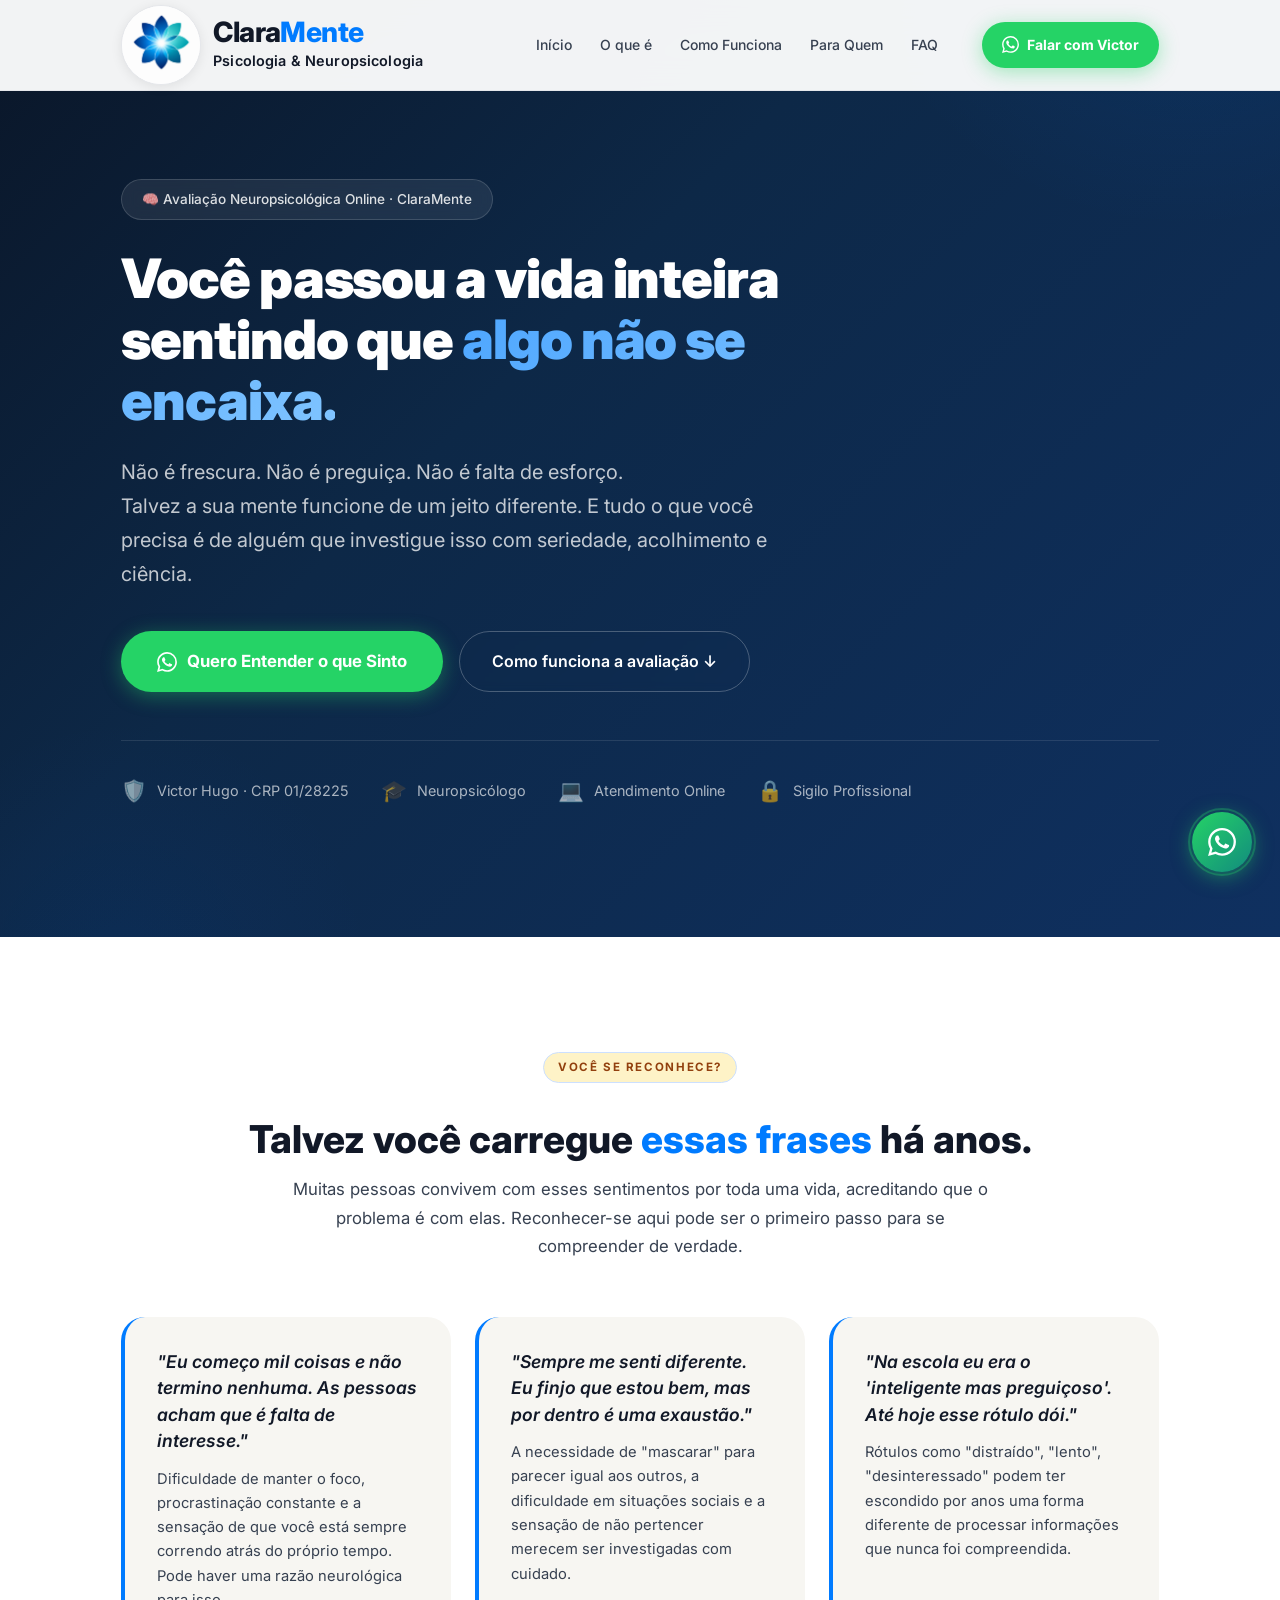
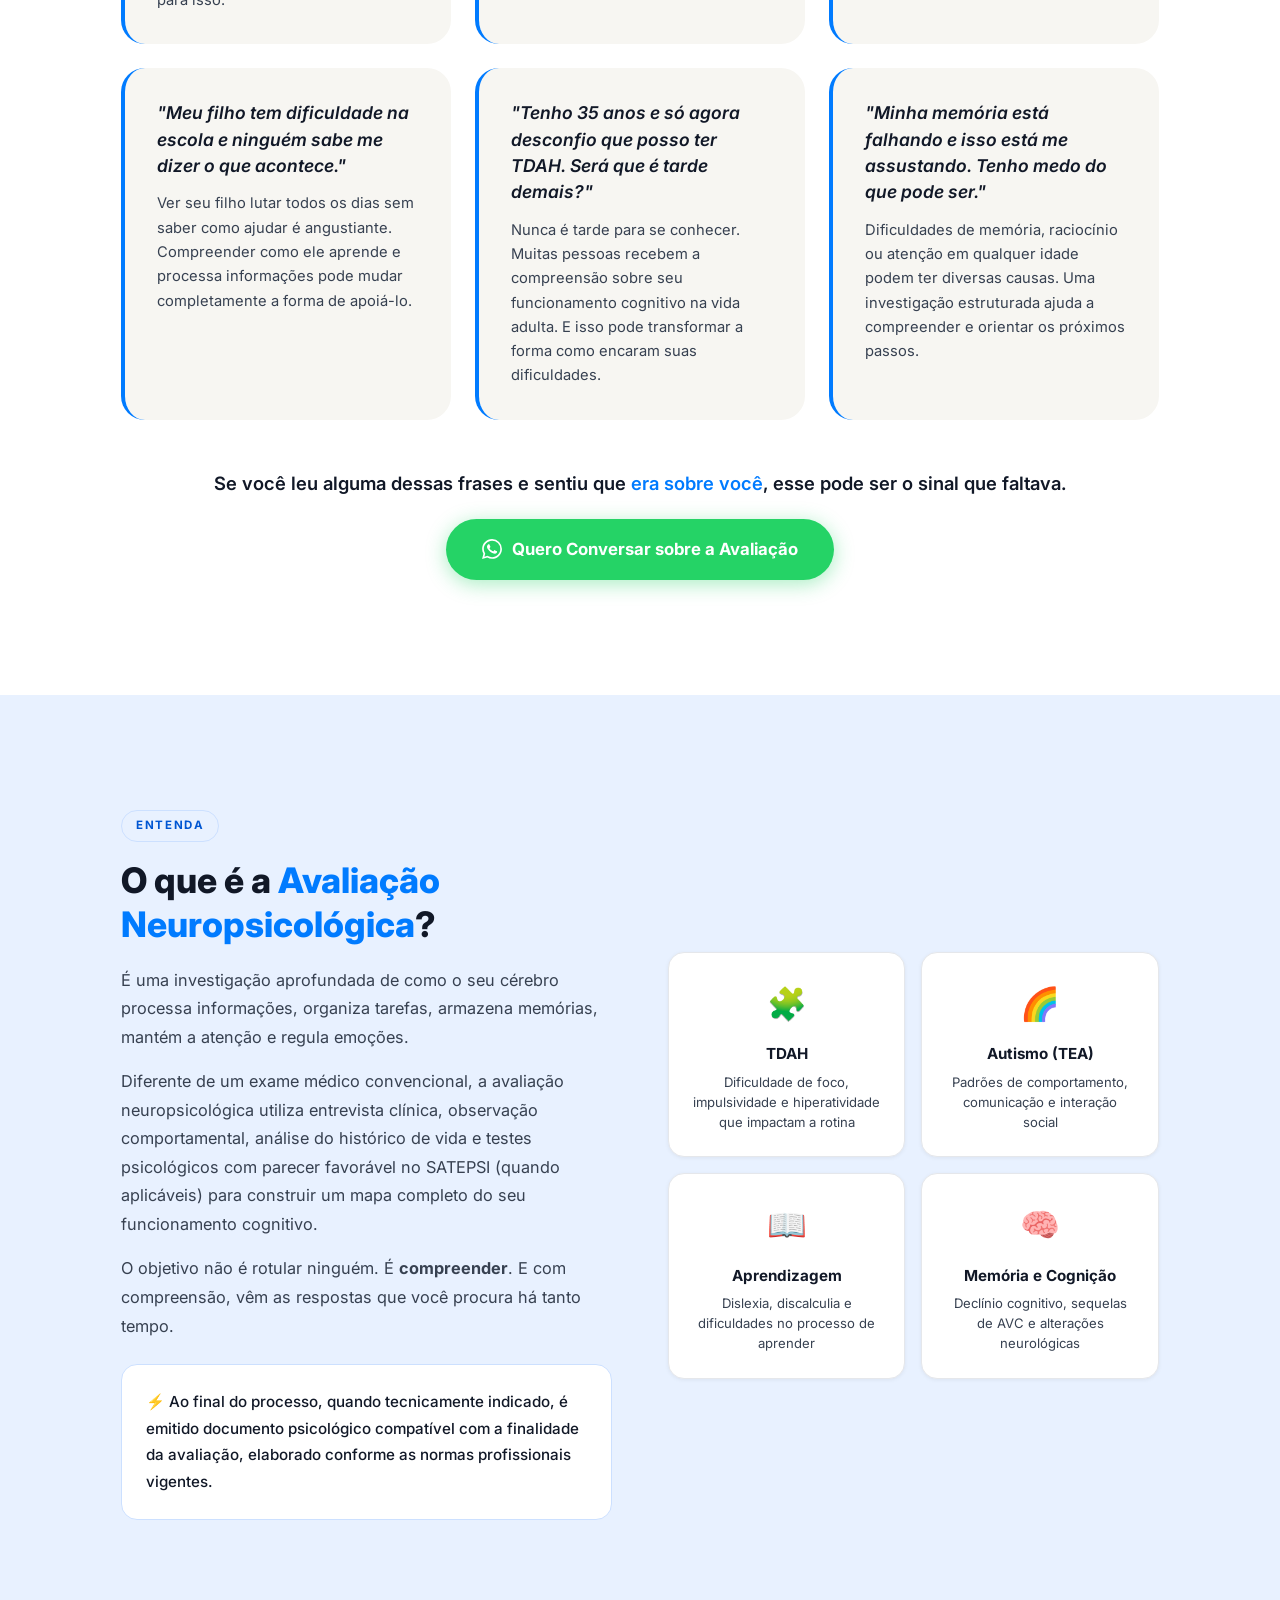
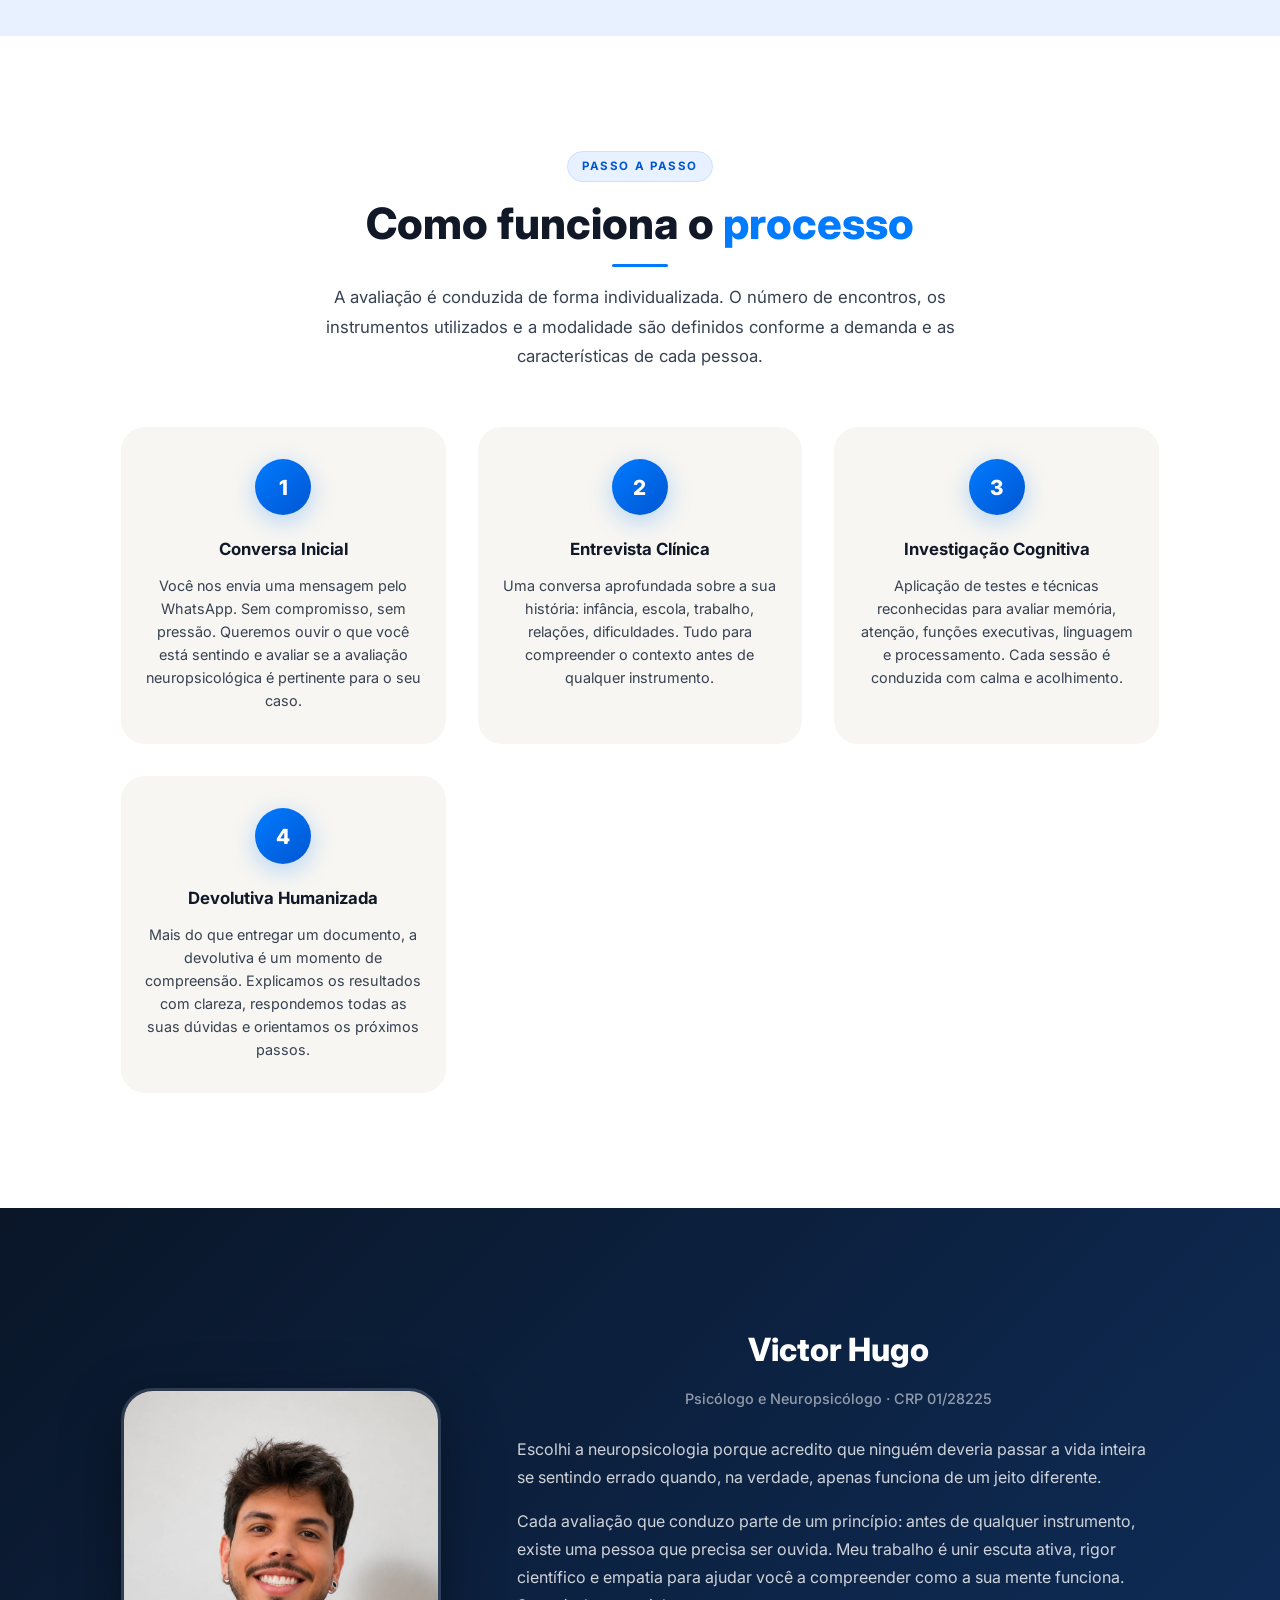
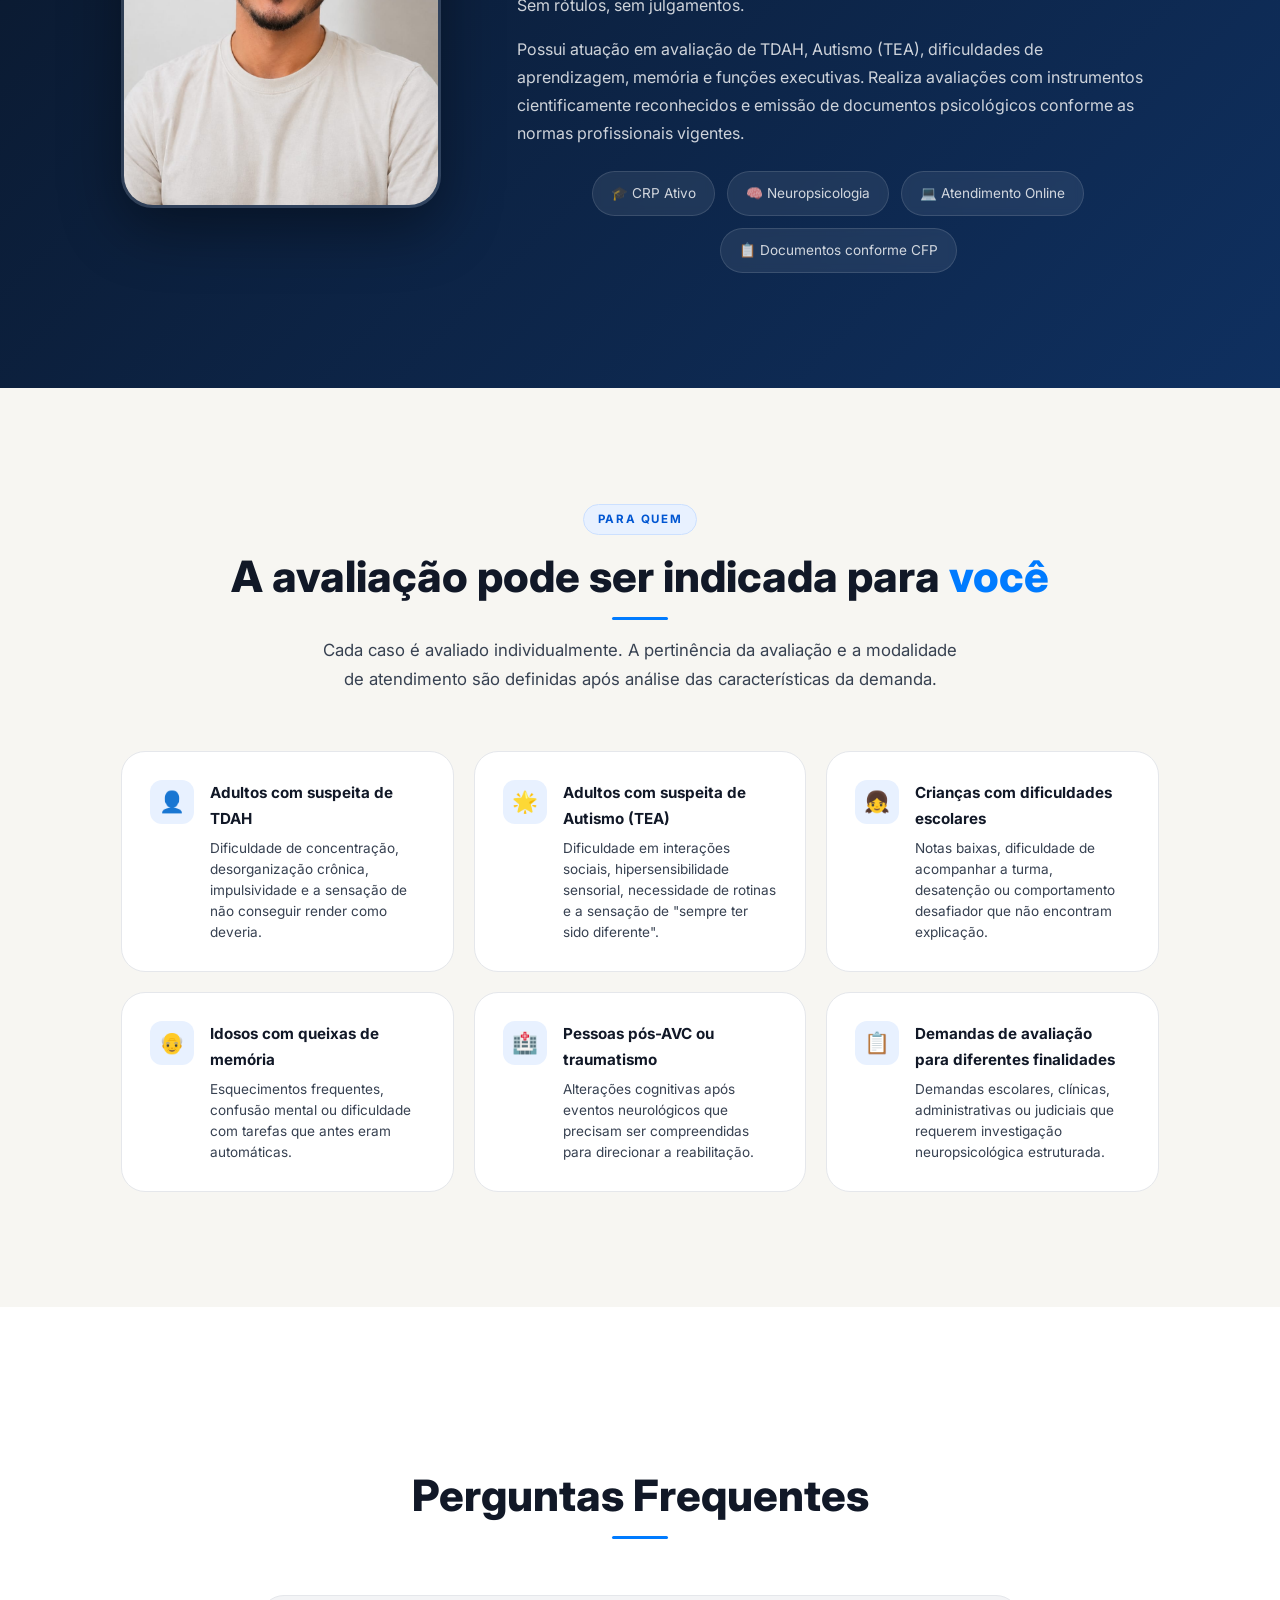
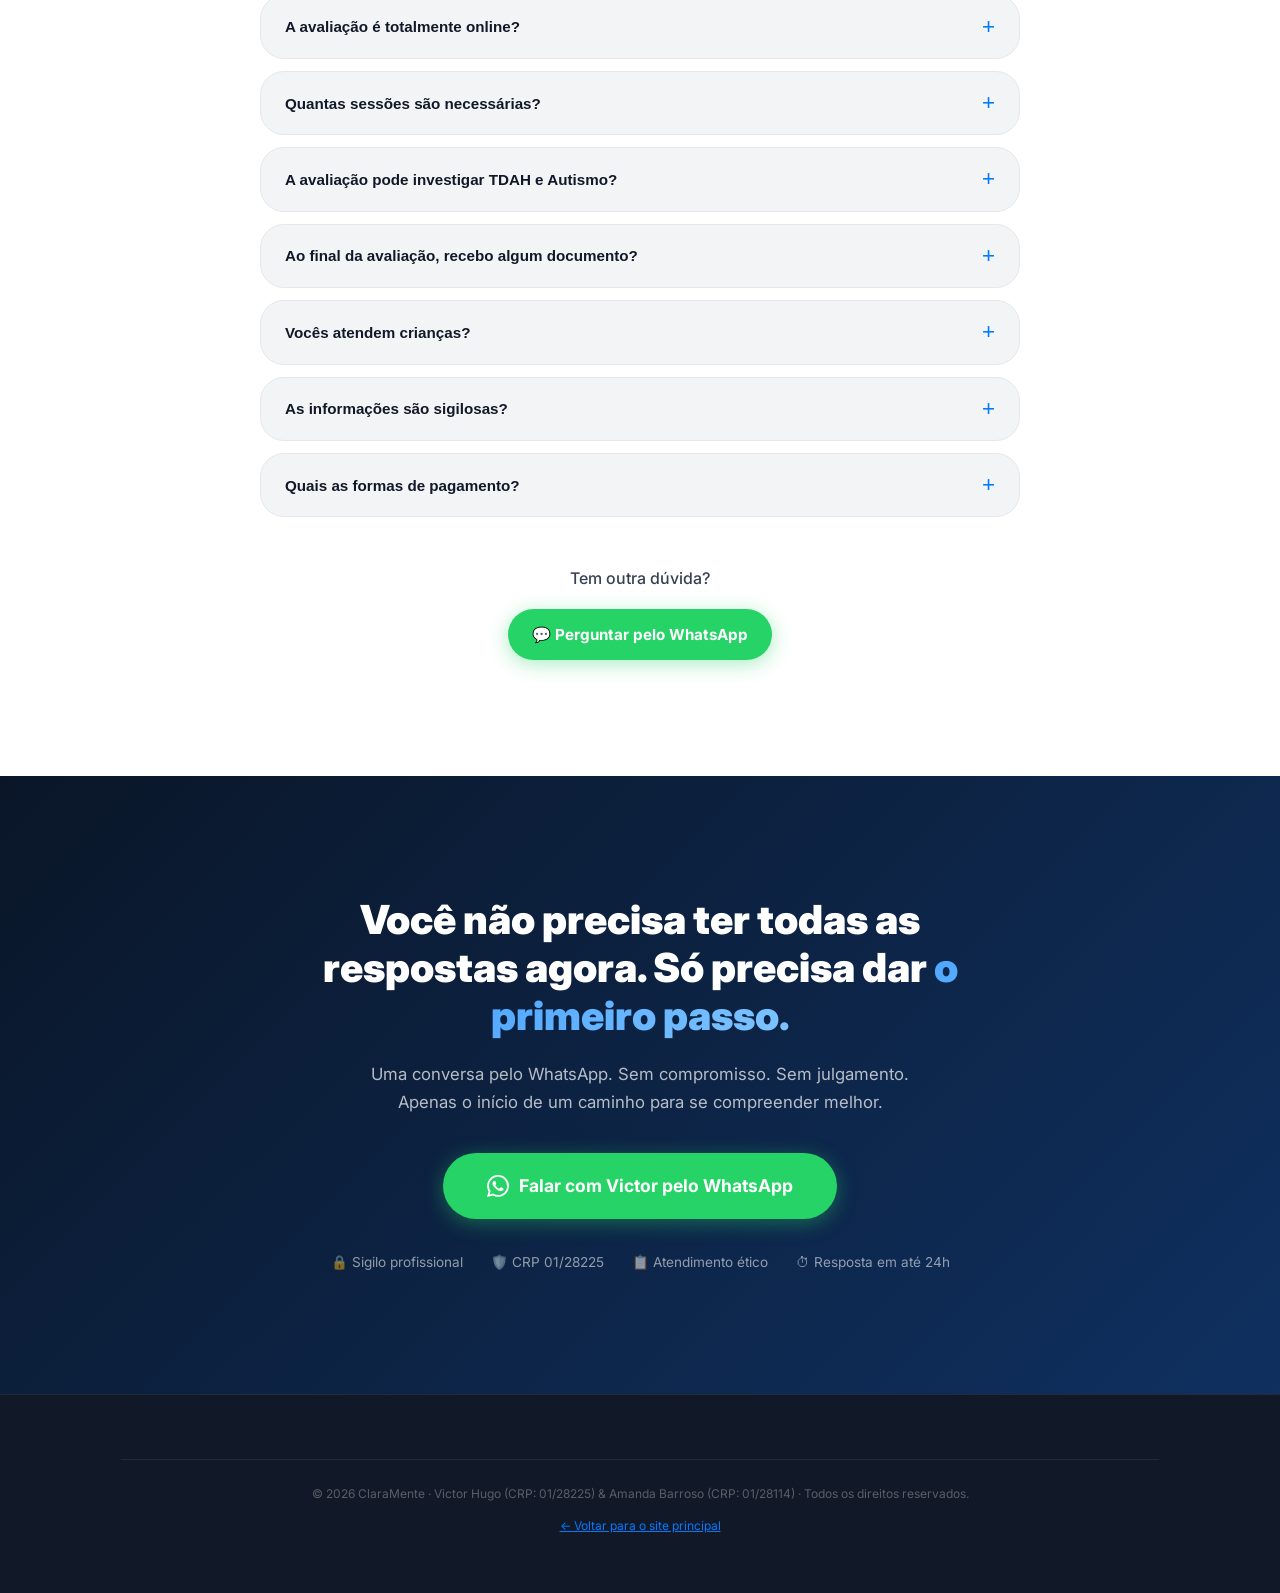
<file: avaliacao/index.html>
<!DOCTYPE html>
<html lang="pt-BR">

<head>
  <meta charset="UTF-8" />
  <meta name="viewport" content="width=device-width, initial-scale=1.0" />
  <meta name="description"
    content="Avaliação Neuropsicológica Online com Victor Hugo (CRP 01/28225) – ClaraMente. Investigação de TDAH, Autismo (TEA), dificuldades de aprendizagem e funções cognitivas. Atendimento humanizado para todo o Brasil." />
  <meta name="keywords"
    content="avaliação neuropsicológica online, neuropsicólogo online, TDAH adulto, autismo adulto, TEA, avaliação cognitiva, laudo neuropsicológico, ClaraMente" />
  <title>Avaliação Neuropsicológica Online | ClaraMente – Victor Hugo CRP 01/28225</title>

  <!-- Favicon -->
  <link rel="icon" type="image/png" href="../images/novidade.png" />
  <link rel="apple-touch-icon" href="../images/novidade.png" />

  <!-- Open Graph -->
  <meta property="og:type" content="website" />
  <meta property="og:title" content="Avaliação Neuropsicológica Online | ClaraMente" />
  <meta property="og:description" content="Investigação de TDAH, Autismo (TEA) e funções cognitivas. Atendimento online humanizado com Victor Hugo – Neuropsicólogo." />
  <meta property="og:image" content="https://claramente.net.br/images/novidade.png" />
  <meta property="og:url" content="https://claramente.net.br/avaliacao/" />
  <meta property="og:site_name" content="ClaraMente" />
  <meta property="og:locale" content="pt_BR" />

  <!-- Fonts -->
  <link rel="preconnect" href="https://fonts.googleapis.com" />
  <link rel="preconnect" href="https://fonts.gstatic.com" crossorigin />
  <link href="https://fonts.googleapis.com/css2?family=Inter:wght@300;400;500;600;700;800;900&display=swap"
    rel="stylesheet" />

  <link rel="stylesheet" href="../style.css" />
  <style>
    /* ── PAGE-SPECIFIC STYLES ── */

    /* Hero override for this page */
    .av-hero {
      background: linear-gradient(135deg, #0a1628 0%, #0d2847 40%, #0f3060 100%);
      color: var(--white);
      padding: clamp(120px, 14vw, 180px) 0 clamp(80px, 10vw, 130px);
      position: relative;
      overflow: hidden;
    }

    .av-hero::before {
      content: '';
      position: absolute;
      top: -50%;
      right: -20%;
      width: 700px;
      height: 700px;
      background: radial-gradient(circle, rgba(0, 123, 255, 0.12) 0%, transparent 70%);
      border-radius: 50%;
      pointer-events: none;
    }

    .av-hero::after {
      content: '';
      position: absolute;
      bottom: -30%;
      left: -10%;
      width: 500px;
      height: 500px;
      background: radial-gradient(circle, rgba(0, 86, 210, 0.08) 0%, transparent 70%);
      border-radius: 50%;
      pointer-events: none;
    }

    .av-hero .container { position: relative; z-index: 1; }

    .av-hero-tag {
      display: inline-flex;
      align-items: center;
      gap: 8px;
      padding: 8px 20px;
      background: rgba(255,255,255,0.08);
      border: 1px solid rgba(255,255,255,0.15);
      border-radius: var(--r-full);
      font-size: 0.85rem;
      font-weight: 500;
      color: rgba(255,255,255,0.85);
      margin-bottom: 28px;
      backdrop-filter: blur(8px);
    }

    .av-hero-headline {
      font-size: clamp(2rem, 5vw, 3.4rem);
      font-weight: 900;
      line-height: 1.12;
      max-width: 800px;
      margin-bottom: 24px;
      letter-spacing: -0.02em;
    }

    .av-hero-headline em {
      font-style: normal;
      background: linear-gradient(135deg, #4da6ff, #80c4ff);
      -webkit-background-clip: text;
      -webkit-text-fill-color: transparent;
      background-clip: text;
    }

    .av-hero-sub {
      font-size: clamp(1.05rem, 2vw, 1.25rem);
      line-height: 1.7;
      color: rgba(255,255,255,0.75);
      max-width: 650px;
      margin-bottom: 40px;
      font-weight: 400;
    }

    .av-hero-ctas {
      display: flex;
      gap: 16px;
      flex-wrap: wrap;
    }

    .av-hero-btn-primary {
      display: inline-flex;
      align-items: center;
      gap: 10px;
      padding: 16px 36px;
      background: var(--green-wa);
      color: #fff;
      font-weight: 700;
      font-size: 1.05rem;
      border-radius: var(--r-full);
      box-shadow: var(--sh-grn);
      transition: all 0.3s var(--ease);
    }

    .av-hero-btn-primary:hover {
      background: var(--green-dark);
      transform: translateY(-2px);
      box-shadow: 0 8px 32px rgba(37,211,102,0.50);
    }

    .av-hero-btn-secondary {
      display: inline-flex;
      align-items: center;
      gap: 8px;
      padding: 16px 32px;
      border: 1px solid rgba(255,255,255,0.25);
      color: var(--white);
      font-weight: 600;
      font-size: 1rem;
      border-radius: var(--r-full);
      transition: all 0.3s var(--ease);
      backdrop-filter: blur(4px);
    }

    .av-hero-btn-secondary:hover {
      background: rgba(255,255,255,0.08);
      border-color: rgba(255,255,255,0.4);
    }

    .av-hero-trust {
      display: flex;
      gap: 32px;
      margin-top: 48px;
      padding-top: 32px;
      border-top: 1px solid rgba(255,255,255,0.1);
      flex-wrap: wrap;
    }

    .av-trust-item {
      display: flex;
      align-items: center;
      gap: 10px;
      font-size: 0.9rem;
      color: rgba(255,255,255,0.65);
    }

    .av-trust-item span { font-size: 1.3rem; }

    /* Pain Section */
    .av-pain {
      background: var(--white);
      padding: var(--section-py) 0;
    }

    .av-pain-header {
      text-align: center;
      margin-bottom: 56px;
    }

    .av-pain-header .section-tag {
      background: #FEF3C7;
      color: #92400E;
    }

    .av-pain-title {
      font-size: clamp(1.6rem, 3.5vw, 2.4rem);
      font-weight: 800;
      color: var(--black);
      margin-top: 16px;
      line-height: 1.25;
    }

    .av-pain-title span {
      color: var(--blue);
    }

    .av-pain-subtitle {
      color: var(--gray-dark);
      font-size: 1.05rem;
      margin-top: 12px;
      max-width: 700px;
      margin-left: auto;
      margin-right: auto;
    }

    .av-pain-grid {
      display: grid;
      grid-template-columns: repeat(auto-fit, minmax(300px, 1fr));
      gap: 24px;
    }

    .av-pain-card {
      background: var(--off-white);
      border-radius: var(--r-lg);
      padding: 32px;
      border-left: 4px solid var(--blue);
      transition: all 0.3s var(--ease);
      position: relative;
    }

    .av-pain-card:hover {
      transform: translateY(-4px);
      box-shadow: var(--sh-md);
    }

    .av-pain-card .pain-quote {
      font-size: 1.1rem;
      font-weight: 600;
      color: var(--black);
      font-style: italic;
      margin-bottom: 12px;
      line-height: 1.5;
    }

    .av-pain-card .pain-desc {
      font-size: 0.92rem;
      color: var(--gray-dark);
      line-height: 1.65;
    }

    .av-pain-cta {
      text-align: center;
      margin-top: 48px;
    }

    .av-pain-cta p {
      font-size: 1.15rem;
      font-weight: 600;
      color: var(--black);
      margin-bottom: 20px;
    }

    .av-pain-cta p span {
      color: var(--blue);
    }

    /* What Is Section */
    .av-what {
      background: var(--blue-light);
      padding: var(--section-py) 0;
    }

    .av-what-grid {
      display: grid;
      grid-template-columns: 1fr 1fr;
      gap: 56px;
      align-items: center;
    }

    .av-what-content h2 {
      font-size: clamp(1.5rem, 3vw, 2.2rem);
      font-weight: 800;
      color: var(--black);
      margin-bottom: 20px;
      line-height: 1.25;
    }

    .av-what-content h2 span { color: var(--blue); }

    .av-what-content p {
      font-size: 1.02rem;
      color: var(--gray-dark);
      line-height: 1.75;
      margin-bottom: 16px;
    }

    .av-what-highlight {
      background: var(--white);
      border-radius: var(--r-md);
      padding: 24px;
      margin-top: 24px;
      border: 1px solid var(--blue-mid);
    }

    .av-what-highlight p {
      font-weight: 500;
      color: var(--black);
      margin-bottom: 0;
      font-size: 0.95rem;
    }

    .av-what-areas {
      display: grid;
      grid-template-columns: 1fr 1fr;
      gap: 16px;
    }

    .av-area-card {
      background: var(--white);
      border-radius: var(--r-md);
      padding: 24px;
      text-align: center;
      box-shadow: var(--sh-xs);
      transition: all 0.3s var(--ease);
      border: 1px solid var(--gray-light);
    }

    .av-area-card:hover {
      transform: translateY(-4px);
      box-shadow: var(--sh-md);
      border-color: var(--blue);
    }

    .av-area-card .area-emoji { font-size: 2rem; margin-bottom: 10px; }
    .av-area-card h4 { font-size: 0.95rem; font-weight: 700; color: var(--black); margin-bottom: 6px; }
    .av-area-card p { font-size: 0.82rem; color: var(--gray-dark); line-height: 1.5; }

    /* How it works */
    .av-steps {
      background: var(--white);
      padding: var(--section-py) 0;
    }

    .av-steps-timeline {
      display: grid;
      grid-template-columns: repeat(auto-fit, minmax(240px, 1fr));
      gap: 32px;
      margin-top: 48px;
    }

    .av-step-card {
      text-align: center;
      padding: 32px 24px;
      border-radius: var(--r-lg);
      background: var(--off-white);
      position: relative;
      transition: all 0.3s var(--ease);
    }

    .av-step-card:hover {
      transform: translateY(-4px);
      box-shadow: var(--sh-md);
    }

    .av-step-number {
      width: 56px;
      height: 56px;
      border-radius: 50%;
      background: linear-gradient(135deg, var(--blue), var(--blue-dark));
      color: white;
      font-size: 1.3rem;
      font-weight: 800;
      display: flex;
      align-items: center;
      justify-content: center;
      margin: 0 auto 20px;
      box-shadow: var(--sh-blu);
    }

    .av-step-card h4 {
      font-size: 1.05rem;
      font-weight: 700;
      color: var(--black);
      margin-bottom: 10px;
    }

    .av-step-card p {
      font-size: 0.9rem;
      color: var(--gray-dark);
      line-height: 1.6;
    }

    /* Victor profile */
    .av-profile {
      background: linear-gradient(135deg, #0a1628, #0f3060);
      color: var(--white);
      padding: var(--section-py) 0;
    }

    .av-profile-grid {
      display: grid;
      grid-template-columns: 340px 1fr;
      gap: 56px;
      align-items: center;
    }

    .av-profile-photo {
      width: 320px;
      height: 420px;
      border-radius: var(--r-xl);
      object-fit: cover;
      border: 3px solid rgba(255,255,255,0.15);
      box-shadow: 0 20px 60px rgba(0,0,0,0.4);
    }

    .av-profile-info h2 {
      font-size: clamp(1.4rem, 3vw, 2rem);
      font-weight: 800;
      margin-bottom: 8px;
      text-align: center;
    }

    .av-profile-info .profile-crp {
      font-size: 0.9rem;
      color: rgba(255,255,255,0.55);
      margin-bottom: 24px;
      font-weight: 500;
      text-align: center;
    }

    .av-profile-info p {
      font-size: 1rem;
      color: rgba(255,255,255,0.8);
      line-height: 1.75;
      margin-bottom: 16px;
    }

    .av-profile-badges {
      display: flex;
      flex-wrap: wrap;
      gap: 12px;
      margin-top: 24px;
      justify-content: center;
    }

    .av-profile-badge {
      display: inline-flex;
      align-items: center;
      gap: 8px;
      padding: 10px 18px;
      background: rgba(255,255,255,0.08);
      border: 1px solid rgba(255,255,255,0.12);
      border-radius: var(--r-full);
      font-size: 0.85rem;
      color: rgba(255,255,255,0.8);
      backdrop-filter: blur(4px);
    }

    /* For whom */
    .av-for-whom {
      background: var(--off-white);
      padding: var(--section-py) 0;
    }

    .av-whom-grid {
      display: grid;
      grid-template-columns: repeat(auto-fit, minmax(280px, 1fr));
      gap: 20px;
      margin-top: 48px;
    }

    .av-whom-card {
      background: var(--white);
      border-radius: var(--r-lg);
      padding: 28px;
      border: 1px solid var(--gray-light);
      transition: all 0.3s var(--ease);
      display: flex;
      align-items: flex-start;
      gap: 16px;
    }

    .av-whom-card:hover {
      border-color: var(--blue);
      box-shadow: var(--sh-sm);
      transform: translateY(-2px);
    }

    .av-whom-icon {
      width: 44px;
      height: 44px;
      border-radius: 12px;
      background: var(--blue-light);
      display: flex;
      align-items: center;
      justify-content: center;
      font-size: 1.3rem;
      flex-shrink: 0;
    }

    .av-whom-card h4 {
      font-size: 0.95rem;
      font-weight: 700;
      color: var(--black);
      margin-bottom: 6px;
    }

    .av-whom-card p {
      font-size: 0.85rem;
      color: var(--gray-dark);
      line-height: 1.55;
    }

    /* FAQ */
    .av-faq {
      background: var(--white);
      padding: var(--section-py) 0;
    }

    /* Final CTA */
    .av-final-cta {
      background: linear-gradient(135deg, #0a1628 0%, #0f3060 100%);
      color: var(--white);
      padding: clamp(80px, 10vw, 120px) 0;
      text-align: center;
    }

    .av-final-cta h2 {
      font-size: clamp(1.6rem, 4vw, 2.5rem);
      font-weight: 900;
      max-width: 700px;
      margin: 0 auto 20px;
      line-height: 1.2;
    }

    .av-final-cta h2 em {
      font-style: normal;
      background: linear-gradient(135deg, #4da6ff, #80c4ff);
      -webkit-background-clip: text;
      -webkit-text-fill-color: transparent;
      background-clip: text;
    }

    .av-final-cta p {
      font-size: 1.05rem;
      color: rgba(255,255,255,0.7);
      max-width: 550px;
      margin: 0 auto 36px;
      line-height: 1.7;
    }

    .av-final-trust {
      display: flex;
      justify-content: center;
      gap: 28px;
      margin-top: 32px;
      flex-wrap: wrap;
    }

    .av-final-trust span {
      font-size: 0.85rem;
      color: rgba(255,255,255,0.55);
    }

    /* Sticky CTA mobile */
    .av-sticky-cta {
      display: none;
      position: fixed;
      bottom: 0;
      left: 0;
      right: 0;
      padding: 12px 20px;
      background: rgba(10, 22, 40, 0.95);
      backdrop-filter: blur(12px);
      z-index: 999;
      border-top: 1px solid rgba(255,255,255,0.1);
    }

    .av-sticky-cta a {
      display: flex;
      align-items: center;
      justify-content: center;
      gap: 10px;
      padding: 14px;
      background: var(--green-wa);
      color: #fff;
      font-weight: 700;
      font-size: 1rem;
      border-radius: var(--r-full);
      box-shadow: var(--sh-grn);
      width: 100%;
    }

    /* Responsive */
    @media (max-width: 768px) {
      .av-what-grid { grid-template-columns: 1fr; }
      .av-profile-grid { grid-template-columns: 1fr; text-align: center; }
      .av-profile-photo { margin: 0 auto; width: 260px; height: 340px; }
      .av-profile-badges { justify-content: center; }
      .av-hero-trust { justify-content: center; }
      .av-sticky-cta { display: block; }
      .av-final-cta { padding-bottom: 100px; }
      .av-what-areas { grid-template-columns: 1fr 1fr; }
    }

    @media (max-width: 480px) {
      .av-what-areas { grid-template-columns: 1fr; }
      .av-pain-grid { grid-template-columns: 1fr; }
    }
  </style>
</head>

<body>

  <!-- ══════════════════════════════════════════════
       NAVBAR (reutiliza o estilo do site principal)
  ══════════════════════════════════════════════ -->
  <nav class="navbar" id="navbar">
    <div class="nav-container">
      <a href="../index.html" class="nav-brand" id="nav-brand-link">
        <div class="nav-seal">
          <img src="../images/novidade.png" alt="ClaraMente Logo" class="nav-seal-img" />
        </div>
        <div class="nav-brand-text">
          <span class="nav-brand-name"><span class="brand-clara">Clara</span><span class="brand-mente">Mente</span></span>
          <span class="nav-brand-sub">Psicologia &amp; Neuropsicologia</span>
        </div>
      </a>

      <div class="nav-links" id="nav-links">
        <a href="../index.html" class="nav-link">Início</a>
        <a href="#o-que-e" class="nav-link">O que é</a>
        <a href="#como-funciona" class="nav-link">Como Funciona</a>
        <a href="#para-quem" class="nav-link">Para Quem</a>
        <a href="#faq-av" class="nav-link">FAQ</a>
      </div>

      <a href="https://wa.me/5561995189959?text=Ol%C3%A1%20Victor!%20Vim%20pelo%20site%20e%20gostaria%20de%20saber%20mais%20sobre%20a%20Avalia%C3%A7%C3%A3o%20Neuropsicol%C3%B3gica." target="_blank"
        class="btn-nav-cta" id="nav-whatsapp-btn">
        <svg viewBox="0 0 24 24" fill="currentColor" width="17" height="17">
          <path d="M17.472 14.382c-.297-.149-1.758-.867-2.03-.967-.273-.099-.471-.148-.67.15-.197.297-.767.966-.94 1.164-.173.199-.347.223-.644.075-.297-.15-1.255-.463-2.39-1.475-.883-.788-1.48-1.761-1.653-2.059-.173-.297-.018-.458.13-.606.134-.133.298-.347.446-.52.149-.174.198-.298.298-.497.099-.198.05-.371-.025-.52-.075-.149-.669-1.612-.916-2.207-.242-.579-.487-.5-.669-.51-.173-.008-.371-.01-.57-.01-.198 0-.52.074-.792.372-.272.297-1.04 1.016-1.04 2.479 0 1.462 1.065 2.875 1.213 3.074.149.198 2.096 3.2 5.077 4.487.709.306 1.262.489 1.694.625.712.227 1.36.195 1.871.118.571-.085 1.758-.719 2.006-1.413.248-.694.248-1.289.173-1.413-.074-.124-.272-.198-.57-.347m-5.421 7.403h-.004a9.87 9.87 0 01-5.031-1.378l-.361-.214-3.741.982.998-3.648-.235-.374a9.86 9.86 0 01-1.51-5.26c.001-5.45 4.436-9.884 9.888-9.884 2.64 0 5.122 1.03 6.988 2.898a9.825 9.825 0 012.893 6.994c-.003 5.45-4.437 9.884-9.885 9.884m8.413-18.297A11.815 11.815 0 0012.05 0C5.495 0 .16 5.335.157 11.892c0 2.096.547 4.142 1.588 5.945L.057 24l6.305-1.654a11.882 11.882 0 005.683 1.448h.005c6.554 0 11.89-5.335 11.893-11.893a11.821 11.821 0 00-3.48-8.413Z" />
        </svg>
        <span>Falar com Victor</span>
      </a>

      <button class="hamburger" id="hamburger-btn" aria-label="Abrir menu" aria-expanded="false">
        <span></span><span></span><span></span>
      </button>
    </div>

    <div class="mobile-menu" id="mobile-menu">
      <a href="../index.html" class="mobile-link">Início</a>
      <a href="#o-que-e" class="mobile-link">O que é</a>
      <a href="#como-funciona" class="mobile-link">Como Funciona</a>
      <a href="#para-quem" class="mobile-link">Para Quem</a>
      <a href="#faq-av" class="mobile-link">FAQ</a>
      <a href="https://wa.me/5561995189959?text=Ol%C3%A1%20Victor!%20Vim%20pelo%20site%20e%20quero%20agendar%20a%20avalia%C3%A7%C3%A3o." target="_blank"
        class="mobile-link cta-mobile">📱 Falar com Victor</a>
    </div>
  </nav>

  <!-- ══════════════════════════════════════════════
       HERO — Impacto emocional imediato
  ══════════════════════════════════════════════ -->
  <section class="av-hero">
    <div class="container">
      <span class="av-hero-tag">🧠 Avaliação Neuropsicológica Online · ClaraMente</span>

      <h1 class="av-hero-headline">
        Você passou a vida inteira sentindo que <em>algo não se encaixa.</em>
      </h1>

      <p class="av-hero-sub">
        Não é frescura. Não é preguiça. Não é falta de esforço.<br>Talvez a sua mente funcione de um jeito diferente. E tudo o que você precisa é de alguém que investigue isso com seriedade, acolhimento e ciência.
      </p>

      <div class="av-hero-ctas">
        <a href="https://wa.me/5561995189959?text=Ol%C3%A1%20Victor!%20Vim%20pela%20p%C3%A1gina%20de%20avalia%C3%A7%C3%A3o%20e%20gostaria%20de%20saber%20mais." target="_blank" class="av-hero-btn-primary" id="hero-av-cta">
          <svg viewBox="0 0 24 24" fill="currentColor" width="20" height="20"><path d="M17.472 14.382c-.297-.149-1.758-.867-2.03-.967-.273-.099-.471-.148-.67.15-.197.297-.767.966-.94 1.164-.173.199-.347.223-.644.075-.297-.15-1.255-.463-2.39-1.475-.883-.788-1.48-1.761-1.653-2.059-.173-.297-.018-.458.13-.606.134-.133.298-.347.446-.52.149-.174.198-.298.298-.497.099-.198.05-.371-.025-.52-.075-.149-.669-1.612-.916-2.207-.242-.579-.487-.5-.669-.51-.173-.008-.371-.01-.57-.01-.198 0-.52.074-.792.372-.272.297-1.04 1.016-1.04 2.479 0 1.462 1.065 2.875 1.213 3.074.149.198 2.096 3.2 5.077 4.487.709.306 1.262.489 1.694.625.712.227 1.36.195 1.871.118.571-.085 1.758-.719 2.006-1.413.248-.694.248-1.289.173-1.413-.074-.124-.272-.198-.57-.347m-5.421 7.403h-.004a9.87 9.87 0 01-5.031-1.378l-.361-.214-3.741.982.998-3.648-.235-.374a9.86 9.86 0 01-1.51-5.26c.001-5.45 4.436-9.884 9.888-9.884 2.64 0 5.122 1.03 6.988 2.898a9.825 9.825 0 012.893 6.994c-.003 5.45-4.437 9.884-9.885 9.884m8.413-18.297A11.815 11.815 0 0012.05 0C5.495 0 .16 5.335.157 11.892c0 2.096.547 4.142 1.588 5.945L.057 24l6.305-1.654a11.882 11.882 0 005.683 1.448h.005c6.554 0 11.89-5.335 11.893-11.893a11.821 11.821 0 00-3.48-8.413Z"/></svg>
          Quero Entender o que Sinto
        </a>
        <a href="#o-que-e" class="av-hero-btn-secondary">Como funciona a avaliação ↓</a>
      </div>

      <div class="av-hero-trust">
        <div class="av-trust-item"><span>🛡️</span> Victor Hugo · CRP 01/28225</div>
        <div class="av-trust-item"><span>🎓</span> Neuropsicólogo</div>
        <div class="av-trust-item"><span>💻</span> Atendimento Online</div>
        <div class="av-trust-item"><span>🔒</span> Sigilo Profissional</div>
      </div>
    </div>
  </section>

  <!-- ══════════════════════════════════════════════
       SEÇÃO DOR — Tocando nas feridas reais
  ══════════════════════════════════════════════ -->
  <section class="av-pain">
    <div class="container">
      <div class="av-pain-header">
        <span class="section-tag" style="background:#FEF3C7;color:#92400E;">Você se reconhece?</span>
        <h2 class="av-pain-title">Talvez você carregue <span>essas frases</span> há anos.</h2>
        <p class="av-pain-subtitle">Muitas pessoas convivem com esses sentimentos por toda uma vida, acreditando que o problema é com elas. Reconhecer-se aqui pode ser o primeiro passo para se compreender de verdade.</p>
      </div>

      <div class="av-pain-grid">

        <div class="av-pain-card">
          <p class="pain-quote">"Eu começo mil coisas e não termino nenhuma. As pessoas acham que é falta de interesse."</p>
          <p class="pain-desc">Dificuldade de manter o foco, procrastinação constante e a sensação de que você está sempre correndo atrás do próprio tempo. Pode haver uma razão neurológica para isso.</p>
        </div>

        <div class="av-pain-card">
          <p class="pain-quote">"Sempre me senti diferente. Eu finjo que estou bem, mas por dentro é uma exaustão."</p>
          <p class="pain-desc">A necessidade de "mascarar" para parecer igual aos outros, a dificuldade em situações sociais e a sensação de não pertencer merecem ser investigadas com cuidado.</p>
        </div>

        <div class="av-pain-card">
          <p class="pain-quote">"Na escola eu era o 'inteligente mas preguiçoso'. Até hoje esse rótulo dói."</p>
          <p class="pain-desc">Rótulos como "distraído", "lento", "desinteressado" podem ter escondido por anos uma forma diferente de processar informações que nunca foi compreendida.</p>
        </div>

        <div class="av-pain-card">
          <p class="pain-quote">"Meu filho tem dificuldade na escola e ninguém sabe me dizer o que acontece."</p>
          <p class="pain-desc">Ver seu filho lutar todos os dias sem saber como ajudar é angustiante. Compreender como ele aprende e processa informações pode mudar completamente a forma de apoiá-lo.</p>
        </div>

        <div class="av-pain-card">
          <p class="pain-quote">"Tenho 35 anos e só agora desconfio que posso ter TDAH. Será que é tarde demais?"</p>
          <p class="pain-desc">Nunca é tarde para se conhecer. Muitas pessoas recebem a compreensão sobre seu funcionamento cognitivo na vida adulta. E isso pode transformar a forma como encaram suas dificuldades.</p>
        </div>

        <div class="av-pain-card">
          <p class="pain-quote">"Minha memória está falhando e isso está me assustando. Tenho medo do que pode ser."</p>
          <p class="pain-desc">Dificuldades de memória, raciocínio ou atenção em qualquer idade podem ter diversas causas. Uma investigação estruturada ajuda a compreender e orientar os próximos passos.</p>
        </div>

      </div>

      <div class="av-pain-cta">
        <p>Se você leu alguma dessas frases e sentiu que <span>era sobre você</span>, esse pode ser o sinal que faltava.</p>
        <a href="https://wa.me/5561995189959?text=Ol%C3%A1%20Victor!%20Me%20identifiquei%20com%20o%20que%20li%20na%20p%C3%A1gina%20e%20gostaria%20de%20conversar%20sobre%20a%20avalia%C3%A7%C3%A3o." target="_blank" class="av-hero-btn-primary" id="pain-cta">
          <svg viewBox="0 0 24 24" fill="currentColor" width="20" height="20"><path d="M17.472 14.382c-.297-.149-1.758-.867-2.03-.967-.273-.099-.471-.148-.67.15-.197.297-.767.966-.94 1.164-.173.199-.347.223-.644.075-.297-.15-1.255-.463-2.39-1.475-.883-.788-1.48-1.761-1.653-2.059-.173-.297-.018-.458.13-.606.134-.133.298-.347.446-.52.149-.174.198-.298.298-.497.099-.198.05-.371-.025-.52-.075-.149-.669-1.612-.916-2.207-.242-.579-.487-.5-.669-.51-.173-.008-.371-.01-.57-.01-.198 0-.52.074-.792.372-.272.297-1.04 1.016-1.04 2.479 0 1.462 1.065 2.875 1.213 3.074.149.198 2.096 3.2 5.077 4.487.709.306 1.262.489 1.694.625.712.227 1.36.195 1.871.118.571-.085 1.758-.719 2.006-1.413.248-.694.248-1.289.173-1.413-.074-.124-.272-.198-.57-.347m-5.421 7.403h-.004a9.87 9.87 0 01-5.031-1.378l-.361-.214-3.741.982.998-3.648-.235-.374a9.86 9.86 0 01-1.51-5.26c.001-5.45 4.436-9.884 9.888-9.884 2.64 0 5.122 1.03 6.988 2.898a9.825 9.825 0 012.893 6.994c-.003 5.45-4.437 9.884-9.885 9.884m8.413-18.297A11.815 11.815 0 0012.05 0C5.495 0 .16 5.335.157 11.892c0 2.096.547 4.142 1.588 5.945L.057 24l6.305-1.654a11.882 11.882 0 005.683 1.448h.005c6.554 0 11.89-5.335 11.893-11.893a11.821 11.821 0 00-3.48-8.413Z"/></svg>
          Quero Conversar sobre a Avaliação
        </a>
      </div>
    </div>
  </section>

  <!-- ══════════════════════════════════════════════
       O QUE É — Desmistificando a avaliação
  ══════════════════════════════════════════════ -->
  <section class="av-what" id="o-que-e">
    <div class="container">
      <div class="av-what-grid">

        <div class="av-what-content">
          <span class="section-tag">Entenda</span>
          <h2>O que é a <span>Avaliação Neuropsicológica</span>?</h2>
          <p>É uma investigação aprofundada de como o seu cérebro processa informações, organiza tarefas, armazena memórias, mantém a atenção e regula emoções.</p>
          <p>Diferente de um exame médico convencional, a avaliação neuropsicológica utiliza entrevista clínica, observação comportamental, análise do histórico de vida e testes psicológicos com parecer favorável no SATEPSI (quando aplicáveis) para construir um mapa completo do seu funcionamento cognitivo.</p>
          <p>O objetivo não é rotular ninguém. É <strong>compreender</strong>. E com compreensão, vêm as respostas que você procura há tanto tempo.</p>

          <div class="av-what-highlight">
            <p>⚡ Ao final do processo, quando tecnicamente indicado, é emitido documento psicológico compatível com a finalidade da avaliação, elaborado conforme as normas profissionais vigentes.</p>
          </div>
        </div>

        <div class="av-what-areas">
          <div class="av-area-card">
            <div class="area-emoji">🧩</div>
            <h4>TDAH</h4>
            <p>Dificuldade de foco, impulsividade e hiperatividade que impactam a rotina</p>
          </div>
          <div class="av-area-card">
            <div class="area-emoji">🌈</div>
            <h4>Autismo (TEA)</h4>
            <p>Padrões de comportamento, comunicação e interação social</p>
          </div>
          <div class="av-area-card">
            <div class="area-emoji">📖</div>
            <h4>Aprendizagem</h4>
            <p>Dislexia, discalculia e dificuldades no processo de aprender</p>
          </div>
          <div class="av-area-card">
            <div class="area-emoji">🧠</div>
            <h4>Memória e Cognição</h4>
            <p>Declínio cognitivo, sequelas de AVC e alterações neurológicas</p>
          </div>
        </div>

      </div>
    </div>
  </section>

  <!-- ══════════════════════════════════════════════
       COMO FUNCIONA — Passo a passo
  ══════════════════════════════════════════════ -->
  <section class="av-steps" id="como-funciona">
    <div class="container">
      <div class="section-header centered">
        <span class="section-tag">Passo a Passo</span>
        <h2 class="section-title">Como funciona o <span class="accent">processo</span></h2>
        <p class="section-subtitle">A avaliação é conduzida de forma individualizada. O número de encontros, os instrumentos utilizados e a modalidade são definidos conforme a demanda e as características de cada pessoa.</p>
      </div>

      <div class="av-steps-timeline">

        <div class="av-step-card">
          <div class="av-step-number">1</div>
          <h4>Conversa Inicial</h4>
          <p>Você nos envia uma mensagem pelo WhatsApp. Sem compromisso, sem pressão. Queremos ouvir o que você está sentindo e avaliar se a avaliação neuropsicológica é pertinente para o seu caso.</p>
        </div>

        <div class="av-step-card">
          <div class="av-step-number">2</div>
          <h4>Entrevista Clínica</h4>
          <p>Uma conversa aprofundada sobre a sua história: infância, escola, trabalho, relações, dificuldades. Tudo para compreender o contexto antes de qualquer instrumento.</p>
        </div>

        <div class="av-step-card">
          <div class="av-step-number">3</div>
          <h4>Investigação Cognitiva</h4>
          <p>Aplicação de testes e técnicas reconhecidas para avaliar memória, atenção, funções executivas, linguagem e processamento. Cada sessão é conduzida com calma e acolhimento.</p>
        </div>

        <div class="av-step-card">
          <div class="av-step-number">4</div>
          <h4>Devolutiva Humanizada</h4>
          <p>Mais do que entregar um documento, a devolutiva é um momento de compreensão. Explicamos os resultados com clareza, respondemos todas as suas dúvidas e orientamos os próximos passos.</p>
        </div>

      </div>
    </div>
  </section>

  <!-- ══════════════════════════════════════════════
       VICTOR — Quem vai te acompanhar
  ══════════════════════════════════════════════ -->
  <section class="av-profile">
    <div class="container">
      <div class="av-profile-grid">

        <img src="../images/victor.jpeg" alt="Victor Hugo – Neuropsicólogo CRP 01/28225" class="av-profile-photo" />

        <div class="av-profile-info">
          <h2>Victor Hugo</h2>
          <p class="profile-crp">Psicólogo e Neuropsicólogo · CRP 01/28225</p>

          <p>Escolhi a neuropsicologia porque acredito que ninguém deveria passar a vida inteira se sentindo errado quando, na verdade, apenas funciona de um jeito diferente.</p>

          <p>Cada avaliação que conduzo parte de um princípio: antes de qualquer instrumento, existe uma pessoa que precisa ser ouvida. Meu trabalho é unir escuta ativa, rigor científico e empatia para ajudar você a compreender como a sua mente funciona. Sem rótulos, sem julgamentos.</p>

          <p>Possui atuação em avaliação de TDAH, Autismo (TEA), dificuldades de aprendizagem, memória e funções executivas. Realiza avaliações com instrumentos cientificamente reconhecidos e emissão de documentos psicológicos conforme as normas profissionais vigentes.</p>

          <div class="av-profile-badges">
            <span class="av-profile-badge">🎓 CRP Ativo</span>
            <span class="av-profile-badge">🧠 Neuropsicologia</span>
            <span class="av-profile-badge">💻 Atendimento Online</span>
            <span class="av-profile-badge">📋 Documentos conforme CFP</span>
          </div>
        </div>

      </div>
    </div>
  </section>

  <!-- ══════════════════════════════════════════════
       PARA QUEM — Público alvo
  ══════════════════════════════════════════════ -->
  <section class="av-for-whom" id="para-quem">
    <div class="container">
      <div class="section-header centered">
        <span class="section-tag">Para Quem</span>
        <h2 class="section-title">A avaliação pode ser indicada para <span class="accent">você</span></h2>
        <p class="section-subtitle">Cada caso é avaliado individualmente. A pertinência da avaliação e a modalidade de atendimento são definidas após análise das características da demanda.</p>
      </div>

      <div class="av-whom-grid">

        <div class="av-whom-card">
          <div class="av-whom-icon">👤</div>
          <div>
            <h4>Adultos com suspeita de TDAH</h4>
            <p>Dificuldade de concentração, desorganização crônica, impulsividade e a sensação de não conseguir render como deveria.</p>
          </div>
        </div>

        <div class="av-whom-card">
          <div class="av-whom-icon">🌟</div>
          <div>
            <h4>Adultos com suspeita de Autismo (TEA)</h4>
            <p>Dificuldade em interações sociais, hipersensibilidade sensorial, necessidade de rotinas e a sensação de "sempre ter sido diferente".</p>
          </div>
        </div>

        <div class="av-whom-card">
          <div class="av-whom-icon">👧</div>
          <div>
            <h4>Crianças com dificuldades escolares</h4>
            <p>Notas baixas, dificuldade de acompanhar a turma, desatenção ou comportamento desafiador que não encontram explicação.</p>
          </div>
        </div>

        <div class="av-whom-card">
          <div class="av-whom-icon">👴</div>
          <div>
            <h4>Idosos com queixas de memória</h4>
            <p>Esquecimentos frequentes, confusão mental ou dificuldade com tarefas que antes eram automáticas.</p>
          </div>
        </div>

        <div class="av-whom-card">
          <div class="av-whom-icon">🏥</div>
          <div>
            <h4>Pessoas pós-AVC ou traumatismo</h4>
            <p>Alterações cognitivas após eventos neurológicos que precisam ser compreendidas para direcionar a reabilitação.</p>
          </div>
        </div>

        <div class="av-whom-card">
          <div class="av-whom-icon">📋</div>
          <div>
            <h4>Demandas de avaliação para diferentes finalidades</h4>
            <p>Demandas escolares, clínicas, administrativas ou judiciais que requerem investigação neuropsicológica estruturada.</p>
          </div>
        </div>

      </div>
    </div>
  </section>

  <!-- ══════════════════════════════════════════════
       FAQ
  ══════════════════════════════════════════════ -->
  <section class="av-faq faq-section" id="faq-av">
    <div class="container">
      <div class="section-header centered">
        <span class="section-tag">Dúvidas</span>
        <h2 class="section-title">Perguntas Frequentes</h2>
      </div>

      <div class="faq-list">

        <div class="faq-item">
          <button class="faq-question" aria-expanded="false">
            A avaliação é totalmente online?
            <span class="faq-icon">+</span>
          </button>
          <div class="faq-answer">
            <p>O atendimento online pode ser uma modalidade segura e efetiva quando adequado às necessidades da pessoa. Antes do início, avaliamos as condições técnicas, a demanda apresentada e a pertinência da modalidade para cada caso. A viabilidade é confirmada após análise das características individuais.</p>
          </div>
        </div>

        <div class="faq-item">
          <button class="faq-question" aria-expanded="false">
            Quantas sessões são necessárias?
            <span class="faq-icon">+</span>
          </button>
          <div class="faq-answer">
            <p>O número de encontros varia conforme a complexidade da demanda, os instrumentos necessários e as condições da pessoa avaliada. Uma estimativa é apresentada após a entrevista inicial, e o planejamento pode ser revisto ao longo do processo.</p>
          </div>
        </div>

        <div class="faq-item">
          <button class="faq-question" aria-expanded="false">
            A avaliação pode investigar TDAH e Autismo?
            <span class="faq-icon">+</span>
          </button>
          <div class="faq-answer">
            <p>A avaliação neuropsicológica é um dos métodos reconhecidos pela comunidade científica para auxiliar na compreensão do funcionamento cognitivo e contribuir para o diagnóstico diferencial de TDAH, TEA (Autismo), dificuldades de aprendizagem e outras condições.</p>
          </div>
        </div>

        <div class="faq-item">
          <button class="faq-question" aria-expanded="false">
            Ao final da avaliação, recebo algum documento?
            <span class="faq-icon">+</span>
          </button>
          <div class="faq-answer">
            <p>Ao final do processo, quando tecnicamente indicado, é emitido documento psicológico compatível com a finalidade da avaliação e elaborado conforme as normas profissionais vigentes (Resoluções do CFP). O tipo de documento e sua pertinência são discutidos durante o processo.</p>
          </div>
        </div>

        <div class="faq-item">
          <button class="faq-question" aria-expanded="false">
            Vocês atendem crianças?
            <span class="faq-icon">+</span>
          </button>
          <div class="faq-answer">
            <p>Sim, a avaliação neuropsicológica pode ser indicada para crianças com dificuldades escolares, de comportamento ou de desenvolvimento. A modalidade (online ou presencial) e os instrumentos são definidos após análise das características da criança e da demanda apresentada.</p>
          </div>
        </div>

        <div class="faq-item">
          <button class="faq-question" aria-expanded="false">
            As informações são sigilosas?
            <span class="faq-icon">+</span>
          </button>
          <div class="faq-answer">
            <p>As informações compartilhadas durante o atendimento são protegidas pelo sigilo profissional, conforme o Código de Ética do Psicólogo e a legislação aplicável. A privacidade e a segurança das pessoas atendidas são prioridades em todo o processo.</p>
          </div>
        </div>

        <div class="faq-item">
          <button class="faq-question" aria-expanded="false">
            Quais as formas de pagamento?
            <span class="faq-icon">+</span>
          </button>
          <div class="faq-answer">
            <p>Aceitamos Pix, cartão de crédito e débito. Os valores e condições são informados de maneira individual e reservada durante o contato inicial pelo WhatsApp.</p>
          </div>
        </div>

      </div>

      <div class="faq-cta">
        <p>Tem outra dúvida?</p>
        <a href="https://wa.me/5561995189959?text=Ol%C3%A1%20Victor!%20Tenho%20uma%20d%C3%BAvida%20sobre%20a%20avalia%C3%A7%C3%A3o%20neuropsicol%C3%B3gica." target="_blank" class="btn-faq-cta" id="faq-av-whatsapp">
          💬 Perguntar pelo WhatsApp
        </a>
      </div>
    </div>
  </section>

  <!-- ══════════════════════════════════════════════
       CTA FINAL — O empurrão
  ══════════════════════════════════════════════ -->
  <section class="av-final-cta">
    <div class="container">
      <h2>Você não precisa ter todas as respostas agora. Só precisa dar <em>o primeiro passo.</em></h2>
      <p>Uma conversa pelo WhatsApp. Sem compromisso. Sem julgamento. Apenas o início de um caminho para se compreender melhor.</p>

      <a href="https://wa.me/5561995189959?text=Ol%C3%A1%20Victor!%20Vim%20pelo%20site%20e%20quero%20dar%20o%20primeiro%20passo%20para%20a%20avalia%C3%A7%C3%A3o." target="_blank" class="av-hero-btn-primary" id="final-av-cta" style="font-size: 1.1rem; padding: 18px 44px;">
        <svg viewBox="0 0 24 24" fill="currentColor" width="22" height="22"><path d="M17.472 14.382c-.297-.149-1.758-.867-2.03-.967-.273-.099-.471-.148-.67.15-.197.297-.767.966-.94 1.164-.173.199-.347.223-.644.075-.297-.15-1.255-.463-2.39-1.475-.883-.788-1.48-1.761-1.653-2.059-.173-.297-.018-.458.13-.606.134-.133.298-.347.446-.52.149-.174.198-.298.298-.497.099-.198.05-.371-.025-.52-.075-.149-.669-1.612-.916-2.207-.242-.579-.487-.5-.669-.51-.173-.008-.371-.01-.57-.01-.198 0-.52.074-.792.372-.272.297-1.04 1.016-1.04 2.479 0 1.462 1.065 2.875 1.213 3.074.149.198 2.096 3.2 5.077 4.487.709.306 1.262.489 1.694.625.712.227 1.36.195 1.871.118.571-.085 1.758-.719 2.006-1.413.248-.694.248-1.289.173-1.413-.074-.124-.272-.198-.57-.347m-5.421 7.403h-.004a9.87 9.87 0 01-5.031-1.378l-.361-.214-3.741.982.998-3.648-.235-.374a9.86 9.86 0 01-1.51-5.26c.001-5.45 4.436-9.884 9.888-9.884 2.64 0 5.122 1.03 6.988 2.898a9.825 9.825 0 012.893 6.994c-.003 5.45-4.437 9.884-9.885 9.884m8.413-18.297A11.815 11.815 0 0012.05 0C5.495 0 .16 5.335.157 11.892c0 2.096.547 4.142 1.588 5.945L.057 24l6.305-1.654a11.882 11.882 0 005.683 1.448h.005c6.554 0 11.89-5.335 11.893-11.893a11.821 11.821 0 00-3.48-8.413Z"/></svg>
        Falar com Victor pelo WhatsApp
      </a>

      <div class="av-final-trust">
        <span>🔒 Sigilo profissional</span>
        <span>🛡️ CRP 01/28225</span>
        <span>📋 Atendimento ético</span>
        <span>⏱ Resposta em até 24h</span>
      </div>
    </div>
  </section>

  <!-- ══════════════════════════════════════════════
       FOOTER SIMPLES
  ══════════════════════════════════════════════ -->
  <footer class="footer">
    <div class="container">
      <div class="footer-bottom" style="padding: 24px 0; text-align: center;">
        <p>© 2026 ClaraMente · Victor Hugo (CRP: 01/28225) &amp; Amanda Barroso (CRP: 01/28114) · Todos os direitos reservados.</p>
        <p style="margin-top: 8px;"><a href="../index.html" style="color: var(--blue); text-decoration: underline;">← Voltar para o site principal</a></p>
      </div>
    </div>
  </footer>

  <!-- WhatsApp Flutuante -->
  <a href="https://wa.me/5561995189959?text=Ol%C3%A1%20Victor!%20Vim%20pela%20p%C3%A1gina%20de%20avalia%C3%A7%C3%A3o%20e%20quero%20saber%20mais."
    target="_blank" class="whatsapp-float" id="whatsapp-float-btn" aria-label="WhatsApp">
    <svg viewBox="0 0 24 24" fill="currentColor" width="28" height="28">
      <path d="M17.472 14.382c-.297-.149-1.758-.867-2.03-.967-.273-.099-.471-.148-.67.15-.197.297-.767.966-.94 1.164-.173.199-.347.223-.644.075-.297-.15-1.255-.463-2.39-1.475-.883-.788-1.48-1.761-1.653-2.059-.173-.297-.018-.458.13-.606.134-.133.298-.347.446-.52.149-.174.198-.298.298-.497.099-.198.05-.371-.025-.52-.075-.149-.669-1.612-.916-2.207-.242-.579-.487-.5-.669-.51-.173-.008-.371-.01-.57-.01-.198 0-.52.074-.792.372-.272.297-1.04 1.016-1.04 2.479 0 1.462 1.065 2.875 1.213 3.074.149.198 2.096 3.2 5.077 4.487.709.306 1.262.489 1.694.625.712.227 1.36.195 1.871.118.571-.085 1.758-.719 2.006-1.413.248-.694.248-1.289.173-1.413-.074-.124-.272-.198-.57-.347m-5.421 7.403h-.004a9.87 9.87 0 01-5.031-1.378l-.361-.214-3.741.982.998-3.648-.235-.374a9.86 9.86 0 01-1.51-5.26c.001-5.45 4.436-9.884 9.888-9.884 2.64 0 5.122 1.03 6.988 2.898a9.825 9.825 0 012.893 6.994c-.003 5.45-4.437 9.884-9.885 9.884m8.413-18.297A11.815 11.815 0 0012.05 0C5.495 0 .16 5.335.157 11.892c0 2.096.547 4.142 1.588 5.945L.057 24l6.305-1.654a11.882 11.882 0 005.683 1.448h.005c6.554 0 11.89-5.335 11.893-11.893a11.821 11.821 0 00-3.48-8.413Z" />
    </svg>
  </a>

  <!-- Sticky CTA Mobile -->
  <div class="av-sticky-cta">
    <a href="https://wa.me/5561995189959?text=Ol%C3%A1%20Victor!%20Quero%20saber%20mais%20sobre%20a%20avalia%C3%A7%C3%A3o%20neuropsicol%C3%B3gica." target="_blank">
      <svg viewBox="0 0 24 24" fill="currentColor" width="20" height="20"><path d="M17.472 14.382c-.297-.149-1.758-.867-2.03-.967-.273-.099-.471-.148-.67.15-.197.297-.767.966-.94 1.164-.173.199-.347.223-.644.075-.297-.15-1.255-.463-2.39-1.475-.883-.788-1.48-1.761-1.653-2.059-.173-.297-.018-.458.13-.606.134-.133.298-.347.446-.52.149-.174.198-.298.298-.497.099-.198.05-.371-.025-.52-.075-.149-.669-1.612-.916-2.207-.242-.579-.487-.5-.669-.51-.173-.008-.371-.01-.57-.01-.198 0-.52.074-.792.372-.272.297-1.04 1.016-1.04 2.479 0 1.462 1.065 2.875 1.213 3.074.149.198 2.096 3.2 5.077 4.487.709.306 1.262.489 1.694.625.712.227 1.36.195 1.871.118.571-.085 1.758-.719 2.006-1.413.248-.694.248-1.289.173-1.413-.074-.124-.272-.198-.57-.347m-5.421 7.403h-.004a9.87 9.87 0 01-5.031-1.378l-.361-.214-3.741.982.998-3.648-.235-.374a9.86 9.86 0 01-1.51-5.26c.001-5.45 4.436-9.884 9.888-9.884 2.64 0 5.122 1.03 6.988 2.898a9.825 9.825 0 012.893 6.994c-.003 5.45-4.437 9.884-9.885 9.884m8.413-18.297A11.815 11.815 0 0012.05 0C5.495 0 .16 5.335.157 11.892c0 2.096.547 4.142 1.588 5.945L.057 24l6.305-1.654a11.882 11.882 0 005.683 1.448h.005c6.554 0 11.89-5.335 11.893-11.893a11.821 11.821 0 00-3.48-8.413Z"/></svg>
      Quero Entender o que Sinto
    </a>
  </div>

  <script src="../script.js"></script>
</body>
</html>
</file>
<file: style.css>
/* ============================================================
   CLARAMENTE — CSS COMPLETO
   Estrutura baseada em institutoinfinitamente.net.br
   Paleta: Azul Serenidade · Papel de Arroz · Cinza Chumbo
   Foco: Águas Lindas de Goiás
   ============================================================ */

/* ── RESET & BASE ── */
*, *::before, *::after { box-sizing: border-box; margin: 0; padding: 0; }

:root {
  /* Cores principais */
  --blue:       #007BFF;
  --blue-dark:  #0056D2;
  --blue-xdark: #003FA0;
  --blue-light: #E8F1FF;
  --blue-mid:   #CCE0FF;

  --white:      #FFFFFF;
  --off-white:  #F7F6F2;
  --gray-bg:    #F3F4F6;
  --gray-light: #E5E7EB;
  --gray-mid:   #9CA3AF;
  --gray-dark:  #374151;
  --black:      #111827;

  --green-wa:   #25D366;
  --green-dark: #1ebe5b;

  --therapy-accent: var(--blue);
  --neuro-accent:   var(--blue-dark);

  /* Typography */
  --font: 'Inter', -apple-system, BlinkMacSystemFont, sans-serif;

  /* Layout */
  --max-w:      1140px;
  --pad:        clamp(20px, 4vw, 60px);
  --section-py: clamp(70px, 9vw, 120px);
  --r-sm:       8px;
  --r-md:       16px;
  --r-lg:       24px;
  --r-xl:       32px;
  --r-full:     9999px;

  /* Shadows */
  --sh-xs:  0 1px 4px rgba(0,0,0,0.06);
  --sh-sm:  0 2px 12px rgba(0,0,0,0.08);
  --sh-md:  0 6px 28px rgba(0,0,0,0.10);
  --sh-lg:  0 12px 48px rgba(0,0,0,0.13);
  --sh-blu: 0 6px 24px rgba(0,123,255,0.28);
  --sh-grn: 0 4px 20px rgba(37,211,102,0.40);

  --ease: cubic-bezier(0.25, 0.46, 0.45, 0.94);
}

html { scroll-behavior: smooth; }

body {
  font-family: var(--font);
  background: var(--white);
  color: var(--black);
  line-height: 1.7;
  font-size: 16px;
  overflow-x: hidden;
}

img { max-width: 100%; height: auto; display: block; }
a   { color: inherit; text-decoration: none; }

.container {
  max-width: var(--max-w);
  margin: 0 auto;
  padding: 0 var(--pad);
}

/* Scrollbar */
::-webkit-scrollbar       { width: 4px; }
::-webkit-scrollbar-track { background: var(--gray-light); }
::-webkit-scrollbar-thumb { background: var(--blue); border-radius: 4px; }

/* ── SECTION HEADERS ── */
.section-header { margin-bottom: 56px; }
.section-header.centered { text-align: center; }
.section-header.centered .section-subtitle { margin-left: auto; margin-right: auto; }

.section-tag {
  display: inline-block;
  background: var(--blue-light);
  color: var(--blue-dark);
  font-size: 0.72rem;
  font-weight: 700;
  letter-spacing: 0.14em;
  text-transform: uppercase;
  padding: 5px 14px;
  border-radius: var(--r-full);
  border: 1px solid var(--blue-mid);
  margin-bottom: 16px;
}

.section-title {
  font-size: clamp(1.8rem, 3.5vw, 2.7rem);
  font-weight: 800;
  color: var(--black);
  line-height: 1.2;
  margin-bottom: 16px;
}

.section-title .accent { color: var(--blue); }

.section-subtitle {
  font-size: 1.05rem;
  color: var(--gray-dark);
  max-width: 640px;
  line-height: 1.75;
}

/* Accent underline below section titles */
.section-header.centered .section-title::after {
  content: '';
  display: block;
  width: 56px;
  height: 3px;
  background: var(--blue);
  border-radius: var(--r-full);
  margin: 14px auto 0;
}

/* ============================================================
   NAVBAR
============================================================ */
.navbar {
  position: fixed;
  top: 0; left: 0; right: 0;
  z-index: 1000;
  background: rgba(255,255,255,0.95);
  backdrop-filter: blur(16px);
  -webkit-backdrop-filter: blur(16px);
  border-bottom: 1px solid var(--gray-light);
  transition: box-shadow 0.3s var(--ease);
}
.navbar.scrolled { box-shadow: 0 2px 24px rgba(0,0,0,0.09); }

.nav-container {
  max-width: var(--max-w);
  margin: 0 auto;
  padding: 0 var(--pad);
  display: flex;
  align-items: center;
  justify-content: flex-start; /* Alinhamento à esquerda */
  gap: 32px;
  height: 90px; /* Ajustado para um visual mais equilibrado */
}

/* Brand / Seal */
.nav-brand {
  display: flex;
  align-items: center;
  gap: 12px;
  flex-shrink: 0;
  transition: opacity 0.2s;
}
.nav-brand:hover { opacity: 0.85; }

.nav-seal {
  width: 80px; height: 80px;
  border-radius: 50%;
  border: 1px solid var(--gray-light);
  background: var(--white);
  box-shadow: var(--sh-sm);
  display: flex;
  align-items: center;
  justify-content: center;
  overflow: hidden;
  flex-shrink: 0;
  transition: all 0.25s var(--ease);
}
.nav-brand:hover .nav-seal {
  border-color: var(--blue-mid);
  box-shadow: var(--sh-blu);
}
.nav-seal-img {
  width: 100%; height: 100%;
  object-fit: contain;
  object-position: center;
  image-rendering: auto;
}

.nav-brand-text { display: flex; flex-direction: column; gap: 1px; }
.nav-brand-name {
  font-size: 1.75rem; font-weight: 800;
  letter-spacing: -0.02em; line-height: 1.1;
}
.brand-clara { color: var(--black); }
.brand-mente { color: var(--blue); }
.nav-brand-sub {
  font-size: 0.9rem; font-weight: 600;
  color: var(--black); letter-spacing: 0.01em;
}

/* Nav links */
.nav-links { display: flex; align-items: center; gap: 4px; margin-left: auto; }
.nav-link {
  font-size: 0.875rem; font-weight: 500;
  color: var(--gray-dark);
  padding: 6px 12px;
  border-radius: var(--r-full);
  transition: color 0.2s, background 0.2s;
  white-space: nowrap;
}
.nav-link:hover { color: var(--blue); background: var(--blue-light); }
.nav-link.active { color: var(--blue); background: var(--blue-light); font-weight: 600; }

/* CTA button */
.btn-nav-cta {
  display: inline-flex !important;
  align-items: center !important;
  gap: 8px !important;
  background: var(--green-wa) !important;
  color: var(--white) !important;
  font-size: 0.875rem !important;
  font-weight: 700 !important;
  padding: 11px 20px !important;
  border-radius: var(--r-full) !important;
  box-shadow: var(--sh-grn) !important;
  transition: all 0.25s var(--ease) !important;
  white-space: nowrap; flex-shrink: 0;
}
.btn-nav-cta:hover {
  background: var(--green-dark) !important;
  transform: translateY(-2px) scale(1.03) !important;
  box-shadow: 0 8px 28px rgba(37,211,102,0.55) !important;
}

/* Hamburger */
.hamburger {
  display: none; flex-direction: column; gap: 5px;
  background: none; border: 1.5px solid var(--gray-light);
  border-radius: var(--r-sm); cursor: pointer; padding: 9px 10px;
  transition: border-color 0.2s;
}
.hamburger:hover { border-color: var(--blue); }
.hamburger span {
  display: block; width: 20px; height: 2px;
  background: var(--black); border-radius: 2px;
  transition: all 0.3s var(--ease);
}
.hamburger.open span:nth-child(1) { transform: translateY(7px) rotate(45deg); }
.hamburger.open span:nth-child(2) { opacity: 0; transform: scaleX(0); }
.hamburger.open span:nth-child(3) { transform: translateY(-7px) rotate(-45deg); }

/* Mobile menu */
.mobile-menu {
  display: none; flex-direction: column;
  padding: 12px var(--pad) 20px;
  border-top: 1px solid var(--gray-light);
  gap: 2px;
  background: rgba(255,255,255,0.98);
  backdrop-filter: blur(16px);
}
.mobile-link {
  display: block; padding: 12px 14px;
  font-size: 0.95rem; font-weight: 500;
  color: var(--gray-dark); border-radius: var(--r-sm);
  transition: color 0.2s, background 0.2s;
}
.mobile-link:hover { color: var(--blue); background: var(--blue-light); }
.cta-mobile {
  background: var(--green-wa) !important; color: var(--white) !important;
  text-align: center; margin-top: 8px; font-weight: 700 !important;
  box-shadow: var(--sh-grn);
}
.cta-mobile:hover { background: var(--green-dark) !important; color: var(--white) !important; }

/* ============================================================
   HERO
============================================================ */
.hero {
  background: linear-gradient(160deg, #EEF4FF 0%, #F7F6F2 50%, #EFF9F3 100%);
  min-height: 100vh;
  display: flex; align-items: center;
  padding: 100px var(--pad) 60px;
  position: relative; overflow: hidden;
}

/* Decorative circles */
.hero::before {
  content: '';
  position: absolute; top: -100px; right: -100px;
  width: 500px; height: 500px; border-radius: 50%;
  background: radial-gradient(circle, rgba(0,123,255,0.08) 0%, transparent 65%);
  pointer-events: none;
}
.hero::after {
  content: '';
  position: absolute; bottom: -80px; left: -80px;
  width: 400px; height: 400px; border-radius: 50%;
  background: radial-gradient(circle, rgba(0,86,210,0.06) 0%, transparent 65%);
  pointer-events: none;
}

.hero-container {
  max-width: var(--max-w);
  margin: 0 auto; width: 100%;
  display: grid;
  grid-template-columns: 1fr 1.15fr;
  gap: 40px; align-items: center;
  position: relative; z-index: 1;
}

/* Hero text column */
.hero-text { display: flex; flex-direction: column; gap: 28px; }

.hero-badges { display: flex; flex-wrap: wrap; gap: 10px; }
.badge-pill {
  display: inline-flex; align-items: center; gap: 7px;
  background: var(--white);
  border: 1px solid var(--gray-light);
  border-radius: var(--r-full);
  font-size: 0.8rem; font-weight: 600;
  color: var(--gray-dark);
  padding: 6px 14px;
  box-shadow: var(--sh-xs);
}
.badge-icon { font-size: 1rem; }

.hero-headline {
  font-size: clamp(2rem, 4.5vw, 3.4rem);
  font-weight: 900; line-height: 1.13;
  color: var(--black); letter-spacing: -0.025em;
}
.hero-accent { color: var(--blue); }

.hero-subtitle {
  font-size: 1.05rem; color: var(--gray-dark);
  line-height: 1.75; max-width: 520px;
  text-align: justify;
  text-justify: inter-word;
  -webkit-hyphens: auto;
  -moz-hyphens: auto;
  -ms-hyphens: auto;
  hyphens: auto;
}
.hero-subtitle strong { color: var(--black); }

.hero-ctas { display: flex; gap: 14px; flex-wrap: wrap; }

.btn-hero-primary {
  display: inline-flex; align-items: center; gap: 10px;
  background: var(--green-wa); color: var(--white);
  font-size: 1rem; font-weight: 700;
  padding: 15px 28px; border-radius: var(--r-full);
  box-shadow: var(--sh-grn);
  transition: all 0.25s var(--ease);
  white-space: nowrap;
}
.btn-hero-primary:hover {
  background: var(--green-dark);
  transform: translateY(-3px);
  box-shadow: 0 10px 32px rgba(37,211,102,0.5);
}

.btn-hero-secondary {
  display: inline-flex; align-items: center;
  background: var(--white); color: var(--gray-dark);
  font-size: 0.95rem; font-weight: 600;
  padding: 15px 24px; border-radius: var(--r-full);
  border: 1.5px solid var(--gray-light);
  box-shadow: var(--sh-xs);
  transition: all 0.25s var(--ease);
}
.btn-hero-secondary:hover {
  border-color: var(--blue); color: var(--blue);
  transform: translateY(-2px); box-shadow: var(--sh-sm);
}

/* Stats row */
.hero-stats {
  display: flex; align-items: center; gap: 20px;
  padding: 20px 24px;
  background: var(--white);
  border-radius: var(--r-lg);
  border: 1px solid var(--gray-light);
  box-shadow: var(--sh-sm);
  width: fit-content;
}
.stat-item { display: flex; flex-direction: column; gap: 3px; }
.stat-number {
  font-size: 1.5rem; font-weight: 900;
  color: var(--blue-dark); line-height: 1;
}
.stat-label { font-size: 0.73rem; color: var(--gray-mid); font-weight: 500; }
.stat-divider { width: 1px; height: 32px; background: var(--gray-light); }

/* Hero images column */
.hero-images {
  display: flex; gap: 24px;
  position: relative;
  justify-content: center;
  align-items: flex-start;
}

.hero-photo-card {
  position: relative;
  flex: 1;
  width: 100%;
  min-width: 0;
  max-width: 280px;
}

.hero-photo-card--right { margin-top: 40px; }

.hero-photo {
  width: 100%; aspect-ratio: 3/4;
  object-fit: cover; object-position: top center;
  border-radius: var(--r-xl);
  box-shadow: var(--sh-lg);
}

.therapy-photo { border: 3px solid var(--blue); }
.neuro-photo   { border: 3px solid var(--blue-dark); }

.hero-photo-badge {
  position: absolute; bottom: -16px; left: 50%;
  transform: translateX(-50%);
  background: var(--white);
  border-radius: var(--r-lg);
  padding: 10px 14px;
  box-shadow: var(--sh-md);
  border: 1px solid var(--gray-light);
  font-size: 0.78rem; font-weight: 700;
  color: var(--black);
  white-space: nowrap;
  display: flex; flex-direction: column; align-items: center; gap: 2px;
  text-align: center;
}
.hero-photo-badge span { font-size: 1.1rem; }
.hero-photo-badge small { font-weight: 400; color: var(--gray-mid); font-size: 0.68rem; }

.therapy-badge-pill { border-top: 3px solid var(--blue); }
.neuro-badge-pill   { border-top: 3px solid var(--blue-dark); }

/* Float card */
.hero-float-card {
  position: absolute;
  top: 80px; left: -30px;
  background: var(--white);
  border: 1px solid var(--gray-light);
  border-radius: var(--r-md);
  padding: 12px 16px;
  box-shadow: var(--sh-md);
  display: flex; align-items: center; gap: 10px;
  animation: floatVertical 3s ease-in-out infinite;
}
.float-icon { font-size: 1.3rem; }
.float-text { display: flex; flex-direction: column; gap: 2px; }
.float-text strong { font-size: 0.82rem; font-weight: 700; color: var(--black); }
.float-text small  { font-size: 0.72rem; color: var(--gray-mid); }

@keyframes floatVertical {
  0%, 100% { transform: translateY(0); }
  50%       { transform: translateY(-8px); }
}

/* ============================================================
   SEÇÃO "VOCÊ SE RECONHECE?" — DESIGN DARK PREMIUM
============================================================ */
.dor-section {
  padding: var(--section-py) 0;
  background: linear-gradient(165deg, #0a1628 0%, #111d35 40%, #0d1a2e 100%);
  position: relative;
  overflow: hidden;
}
.dor-section::before {
  content: '';
  position: absolute; top: -20%; left: -15%;
  width: 600px; height: 600px; border-radius: 50%;
  background: radial-gradient(circle, rgba(0,123,255,0.08) 0%, transparent 70%);
  pointer-events: none;
}
.dor-section::after {
  content: '';
  position: absolute; bottom: -25%; right: -10%;
  width: 500px; height: 500px; border-radius: 50%;
  background: radial-gradient(circle, rgba(99,102,241,0.06) 0%, transparent 70%);
  pointer-events: none;
}

.section-tag--light {
  background: rgba(255,255,255,0.08) !important;
  color: #93C5FD !important;
  border: 1px solid rgba(147,197,253,0.2);
}

.dor-title {
  font-size: clamp(1.8rem, 4vw, 2.8rem);
  font-weight: 800;
  color: #fff;
  line-height: 1.2;
  max-width: 700px;
  margin: 0 auto 16px;
}
.dor-title span {
  background: linear-gradient(135deg, #60A5FA, #818CF8);
  -webkit-background-clip: text;
  -webkit-text-fill-color: transparent;
  background-clip: text;
}

.dor-subtitle {
  font-size: 1.05rem;
  color: rgba(255,255,255,0.6);
  max-width: 620px;
  margin: 0 auto;
  line-height: 1.7;
}

.dor-grid {
  display: grid;
  grid-template-columns: repeat(4, 1fr);
  gap: 20px;
  margin-top: 56px;
}

.dor-card {
  background: rgba(255,255,255,0.04);
  backdrop-filter: blur(12px);
  -webkit-backdrop-filter: blur(12px);
  border: 1px solid rgba(255,255,255,0.08);
  border-radius: 16px;
  padding: 28px 22px 24px;
  text-align: left;
  transition: all 0.35s cubic-bezier(0.25, 0.46, 0.45, 0.94);
  position: relative;
  overflow: hidden;
  cursor: default;
}
.dor-card::before {
  content: '';
  position: absolute; top: 0; left: 0; right: 0;
  height: 3px;
  background: linear-gradient(90deg, #60A5FA, #818CF8);
  opacity: 0;
  transition: opacity 0.35s;
}
.dor-card:hover {
  background: rgba(255,255,255,0.07);
  border-color: rgba(96,165,250,0.3);
  transform: translateY(-8px);
  box-shadow: 0 20px 60px rgba(0,0,0,0.4), 0 0 40px rgba(96,165,250,0.1);
}
.dor-card:hover::before {
  opacity: 1;
}

.dor-card-icon {
  width: 52px; height: 52px;
  background: linear-gradient(135deg, rgba(96,165,250,0.15), rgba(129,140,248,0.15));
  border-radius: 12px;
  display: flex; align-items: center; justify-content: center;
  margin-bottom: 16px;
  color: #60A5FA;
  transition: all 0.35s;
}
.dor-card:hover .dor-card-icon {
  background: linear-gradient(135deg, #60A5FA, #818CF8);
  color: #fff;
  transform: scale(1.05);
  box-shadow: 0 8px 24px rgba(96,165,250,0.3);
}

.dor-label {
  display: inline-block;
  font-size: 0.75rem;
  font-weight: 700;
  letter-spacing: 0.08em;
  text-transform: uppercase;
  color: #93C5FD;
  margin-bottom: 12px;
}

.dor-frase {
  font-size: 0.95rem;
  font-weight: 500;
  color: rgba(255,255,255,0.92);
  line-height: 1.55;
  font-style: italic;
  margin-bottom: 12px;
  position: relative;
  padding-left: 14px;
  border-left: 2px solid rgba(96,165,250,0.4);
}

.dor-desc {
  font-size: 0.82rem;
  color: rgba(255,255,255,0.45);
  line-height: 1.6;
}

/* CTA after grid */
.dor-cta-wrapper {
  text-align: center;
  margin-top: 56px;
}

.dor-cta-text {
  font-size: 1.1rem;
  color: rgba(255,255,255,0.7);
  margin-bottom: 24px;
  max-width: 560px;
  margin-left: auto;
  margin-right: auto;
}
.dor-cta-text strong {
  color: #fff;
}

.btn-dor-cta {
  display: inline-flex; align-items: center; gap: 10px;
  background: var(--green-wa); color: var(--white);
  font-size: 1.05rem; font-weight: 700;
  padding: 16px 32px; border-radius: var(--r-full);
  box-shadow: 0 6px 24px rgba(37,211,102,0.35);
  transition: all 0.25s var(--ease);
  white-space: nowrap;
}
.btn-dor-cta:hover {
  background: var(--green-dark);
  transform: translateY(-3px);
  box-shadow: 0 10px 32px rgba(37,211,102,0.5);
}

/* ============================================================
   SOBRE
============================================================ */
.sobre-section {
  padding: var(--section-py) 0;
  background: var(--white);
}

.sobre-card {
  display: grid;
  grid-template-columns: 300px 1fr;
  gap: 64px;
  align-items: start;
  padding: 48px;
  border-radius: var(--r-xl);
  background: var(--gray-bg);
  border: 1px solid var(--gray-light);
  margin-bottom: 40px;
  transition: box-shadow 0.3s;
}
.sobre-card:hover { box-shadow: var(--sh-md); }
.sobre-card:last-child { margin-bottom: 0; }

.sobre-card--reverse {
  grid-template-columns: 1fr 300px;
  background: var(--white);
}
.sobre-card--reverse .sobre-photo-wrapper { order: 2; }
.sobre-card--reverse .sobre-info { order: 1; }

.sobre-photo-wrapper {
  display: flex; flex-direction: column;
  align-items: center; gap: 20px;
  position: relative;
}

.sobre-photo-frame {
  border-radius: var(--r-xl);
  padding: 4px;
  width: 100%;
}
.therapy-frame { background: linear-gradient(135deg, var(--blue), var(--blue-mid)); }
.neuro-frame   { background: linear-gradient(135deg, var(--blue-dark), #B3CAEF); }

.sobre-photo {
  width: 100%;
  aspect-ratio: 3/4;
  object-fit: cover; object-position: top center;
  border-radius: calc(var(--r-xl) - 4px);
  display: block;
}

.sobre-crp-badge {
  display: flex; align-items: center; gap: 12px;
  background: var(--white);
  border: 1px solid var(--gray-light);
  border-radius: var(--r-lg);
  padding: 12px 18px;
  box-shadow: var(--sh-sm);
  width: 100%;
}
.crp-icon { font-size: 1.4rem; }
.sobre-crp-badge strong { display: block; font-size: 0.88rem; color: var(--black); }
.sobre-crp-badge small  { font-size: 0.72rem; color: var(--gray-mid); }

.sobre-info { display: flex; flex-direction: column; gap: 16px; }

.sobre-role {
  display: inline-block;
  font-size: 0.75rem; font-weight: 700;
  letter-spacing: 0.1em; text-transform: uppercase;
  padding: 5px 14px; border-radius: var(--r-full);
}
.therapy-role { background: var(--blue-light); color: var(--blue-dark); }
.neuro-role   { background: #EBF0FB; color: var(--blue-xdark); }

.sobre-name {
  font-size: clamp(1.5rem, 3vw, 2rem);
  font-weight: 800; color: var(--black);
  margin-top: -4px;
}

.sobre-bio {
  font-size: 0.96rem; color: var(--gray-dark); line-height: 1.78;
  text-align: justify;
  text-justify: inter-word;
  -webkit-hyphens: auto;
  -moz-hyphens: auto;
  -ms-hyphens: auto;
  hyphens: auto;
}

.sobre-highlights {
  display: grid; grid-template-columns: 1fr 1fr;
  gap: 10px;
}
.highlight-item {
  font-size: 0.85rem; font-weight: 600;
  color: var(--gray-dark); padding: 8px 12px;
  background: var(--white);
  border: 1px solid var(--gray-light);
  border-radius: var(--r-sm);
}

.btn-sobre {
  display: inline-flex; align-items: center; gap: 8px;
  background: var(--blue); color: var(--white);
  font-size: 0.95rem; font-weight: 700;
  padding: 13px 24px; border-radius: var(--r-full);
  box-shadow: var(--sh-blu);
  transition: all 0.25s var(--ease);
  width: fit-content;
}
.btn-sobre:hover {
  background: var(--blue-dark);
  transform: translateY(-2px);
  box-shadow: 0 8px 28px rgba(0,123,255,0.4);
}
.btn-sobre--neuro { background: var(--blue-dark); }
.btn-sobre--neuro:hover { background: var(--blue-xdark); }

/* ============================================================
   CTA BANNER
============================================================ */
.cta-banner-section {
  padding: var(--section-py) 0;
  background: var(--blue-dark);
  position: relative; overflow: hidden;
}
.cta-banner-section::before {
  content: '';
  position: absolute; top: -50%; right: -10%;
  width: 500px; height: 500px; border-radius: 50%;
  background: rgba(255,255,255,0.04);
  pointer-events: none;
}

.cta-banner {
  display: flex;
  flex-direction: column;
  align-items: center;
  text-align: center;
  gap: 24px;
  width: 100%;
}

.cta-banner-text h2 {
  font-size: clamp(1.7rem, 3vw, 2.4rem);
  font-weight: 800; color: var(--white);
  margin-bottom: 12px; line-height: 1.25;
}
.cta-banner-text h2 span { color: #93C5FD; }
.cta-banner-text p {
  font-size: 1.05rem; color: rgba(255,255,255,0.9);
  max-width: 900px; line-height: 1.8;
  margin: 0 auto;
  text-align: justify;
  text-justify: inter-word;
  -webkit-hyphens: auto;
  -moz-hyphens: auto;
  -ms-hyphens: auto;
  hyphens: auto;
}

.btn-banner-cta {
  display: inline-flex; align-items: center; gap: 10px;
  background: var(--green-wa); color: var(--white);
  font-size: 1rem; font-weight: 700;
  padding: 16px 28px; border-radius: var(--r-full);
  box-shadow: var(--sh-grn);
  transition: all 0.25s var(--ease);
  white-space: nowrap; flex-shrink: 0;
}
.btn-banner-cta:hover {
  background: var(--green-dark);
  transform: translateY(-3px) scale(1.04);
  box-shadow: 0 10px 32px rgba(37,211,102,0.6);
}

/* ============================================================
   SERVIÇOS
============================================================ */
.servicos-section {
  padding: var(--section-py) 0;
  background: var(--gray-bg);
}

.servicos-grid {
  display: grid;
  grid-template-columns: 1fr 1fr;
  gap: 28px;
  align-items: stretch;
}

.servico-card {
  border-radius: var(--r-xl);
  overflow: hidden;
  border: 1px solid var(--gray-light);
  background: var(--white);
  transition: transform 0.3s var(--ease), box-shadow 0.3s;
  display: flex;
  flex-direction: column;
  height: 100%;
}
.servico-card:hover { transform: translateY(-6px); box-shadow: var(--sh-lg); }

/* Card header (gradient) */
.servico-header-block {
  display: flex; align-items: center; gap: 16px;
  padding: 28px 32px 20px;
  color: var(--white);
  min-height: 130px;
}
.therapy-card .servico-header-block { background: linear-gradient(135deg, var(--blue) 0%, #1a8cff 100%); }
.neuro-card .servico-header-block   { background: linear-gradient(135deg, var(--blue-dark) 0%, var(--blue-xdark) 100%); }

.servico-header-icon {
  width: 56px; height: 56px; flex-shrink: 0;
  background: rgba(255,255,255,0.18);
  border-radius: var(--r-md);
  display: flex; align-items: center; justify-content: center;
  color: var(--white);
}

.servico-header-block h3 {
  font-size: 1.25rem; font-weight: 800; color: var(--white);
  margin-bottom: 2px;
}
.servico-header-sub {
  font-size: 0.82rem; color: rgba(255,255,255,0.8); font-weight: 500;
}

.servico-header-desc {
  padding: 24px 32px;
  font-size: 0.9rem; color: rgba(255,255,255,0.88); line-height: 1.65;
  min-height: 130px;
}
.therapy-card .servico-header-desc { background: linear-gradient(135deg, #1a8cff 0%, var(--blue) 100%); }
.neuro-card .servico-header-desc   { background: linear-gradient(135deg, var(--blue-xdark) 0%, var(--blue-dark) 100%); }

/* Tag badge */
.servico-tag-badge {
  display: inline-block;
  font-size: 0.78rem; font-weight: 700;
  padding: 6px 16px;
  border-radius: 0 0 var(--r-md) 0;
  background: #FFF3E0; color: #E65100;
  border-bottom: 1px solid #FFE0B2;
}
.servico-tag-badge--green {
  background: #E8F5E9; color: #2E7D32;
  border-bottom-color: #C8E6C9;
}

/* Card body (white) */
.servico-body {
  padding: 28px 32px 20px;
  display: flex; flex-direction: column; gap: 28px;
  flex-grow: 1;
}

.servico-block h4 {
  display: flex; align-items: center; gap: 8px;
  font-size: 0.92rem; font-weight: 800;
  color: var(--black);
  margin-bottom: 14px;
}
.servico-block h4 svg { color: var(--blue); flex-shrink: 0; }

/* Check list */
.check-list {
  list-style: none; display: flex; flex-direction: column; gap: 8px;
  padding-left: 0;
}
.check-list li {
  font-size: 0.85rem; color: var(--gray-dark); line-height: 1.5;
  padding-left: 26px;
  position: relative;
}
.check-list li::before {
  content: '';
  position: absolute; left: 0; top: 4px;
  width: 16px; height: 16px; border-radius: 50%;
  background: var(--blue-light);
  border: 2px solid var(--blue);
}
.check-list li::after {
  content: '';
  position: absolute; left: 4px; top: 8px;
  width: 8px; height: 4px;
  border-left: 2px solid var(--blue);
  border-bottom: 2px solid var(--blue);
  transform: rotate(-45deg);
}
.check-list.green li::before { background: #E8F5E9; border-color: var(--green-wa); }
.check-list.green li::after  { border-color: var(--green-wa); }

/* Numbered steps */
.steps-numbered {
  display: flex; flex-direction: column; gap: 16px;
}
.step-item {
  display: flex; align-items: flex-start; gap: 14px;
}
.step-number {
  width: 32px; height: 32px; flex-shrink: 0;
  background: var(--blue); color: var(--white);
  border-radius: 50%;
  display: flex; align-items: center; justify-content: center;
  font-size: 0.82rem; font-weight: 800;
}
.neuro-card .step-number { background: var(--blue-dark); }
.step-item strong {
  display: block; font-size: 0.88rem; font-weight: 700; color: var(--black);
}
.step-item small {
  font-size: 0.78rem; color: var(--gray-mid);
}

/* Modalidades */
.modalidades-row { display: flex; gap: 10px; flex-wrap: wrap; }
.modalidade-pill {
  display: inline-flex; align-items: center; gap: 6px;
  font-size: 0.82rem; font-weight: 600;
  padding: 8px 16px; border-radius: var(--r-full);
  border: 1.5px solid var(--gray-light);
  color: var(--gray-dark);
  background: var(--white);
  transition: all 0.2s;
}
.modalidade-pill svg { color: var(--blue); }
.online-pill { border-color: var(--blue-mid); color: var(--blue-dark); background: var(--blue-light); }

/* CTA button */
.btn-servico-new {
  display: flex; align-items: center; justify-content: center; gap: 10px;
  margin: 0 32px 28px;
  background: var(--blue-dark); color: var(--white);
  font-size: 0.95rem; font-weight: 700;
  padding: 14px 24px; border-radius: var(--r-full);
  box-shadow: var(--sh-blu);
  transition: all 0.25s var(--ease);
  margin-top: auto;
}
.btn-servico-new:hover {
  background: var(--blue-xdark);
  transform: translateY(-2px);
  box-shadow: 0 8px 28px rgba(0,86,210,0.5);
}
.btn-servico-new--neuro { background: var(--blue-dark); box-shadow: var(--sh-blu); }
.btn-servico-new--neuro:hover {
  background: var(--blue-xdark);
  box-shadow: 0 8px 28px rgba(0,86,210,0.5);
}

/* ============================================================
   DEPOIMENTOS
============================================================ */
.depoimentos-section {
  padding: var(--section-py) 0;
  background: var(--gray-bg);
}

.depoimentos-grid {
  display: grid;
  grid-template-columns: repeat(3, 1fr);
  gap: 20px;
}

.dep-card {
  background: var(--white);
  border-radius: var(--r-xl);
  padding: 28px;
  border: 1px solid var(--gray-light);
  display: flex; flex-direction: column; gap: 14px;
  transition: transform 0.25s var(--ease), box-shadow 0.25s, border-color 0.25s;
}
.dep-card:hover {
  transform: translateY(-5px);
  box-shadow: var(--sh-md);
  border-color: var(--blue-mid);
}

.dep-stars {
  display: flex; align-items: center; gap: 6px;
  font-size: 0.85rem;
}
.dep-stars span { font-weight: 700; color: var(--gray-dark); font-size: 0.9rem; }

.dep-tag {
  display: inline-block;
  background: var(--blue-light);
  color: var(--blue-dark);
  font-size: 0.72rem; font-weight: 700;
  padding: 4px 12px; border-radius: var(--r-full);
  width: fit-content;
}

.dep-text {
  font-size: 0.88rem;
  color: var(--gray-dark);
  line-height: 1.72;
  font-style: italic;
  flex: 1;
}

.dep-author {
  display: flex; align-items: center; gap: 12px;
  padding-top: 14px;
  border-top: 1px solid var(--gray-light);
}

.dep-avatar {
  width: 40px; height: 40px;
  border-radius: 50%;
  display: flex; align-items: center; justify-content: center;
  font-size: 0.95rem; font-weight: 800; color: var(--white);
  flex-shrink: 0;
}
.therapy-avatar { background: var(--blue); }
.neuro-avatar   { background: var(--blue-dark); }

.dep-author strong { display: block; font-size: 0.88rem; color: var(--black); }
.dep-author small  { font-size: 0.75rem; color: var(--gray-mid); }

/* ============================================================
   FAQ
============================================================ */
.faq-section {
  padding: var(--section-py) 0;
  background: var(--white);
}

.faq-list {
  max-width: 760px; margin: 0 auto;
  display: flex; flex-direction: column; gap: 12px;
}

.faq-item {
  background: var(--gray-bg);
  border: 1px solid var(--gray-light);
  border-radius: var(--r-lg);
  overflow: hidden;
  transition: border-color 0.2s, box-shadow 0.2s;
}
.faq-item:hover { border-color: var(--blue-mid); box-shadow: var(--sh-xs); }
.faq-item.open  { border-color: var(--blue); }

.faq-question {
  width: 100%; display: flex;
  align-items: center; justify-content: space-between; gap: 16px;
  padding: 20px 24px;
  background: none; border: none; cursor: pointer;
  text-align: left;
  font-size: 0.95rem; font-weight: 600; color: var(--black);
  transition: color 0.2s;
}
.faq-question:hover { color: var(--blue); }
.faq-item.open .faq-question { color: var(--blue); }

.faq-icon {
  font-size: 1.4rem; color: var(--blue);
  font-weight: 300; flex-shrink: 0; line-height: 1;
  transition: transform 0.3s var(--ease);
}
.faq-item.open .faq-icon { transform: rotate(45deg); }

.faq-answer {
  max-height: 0; overflow: hidden;
  transition: max-height 0.4s var(--ease);
}
.faq-item.open .faq-answer { max-height: 300px; }
.faq-answer p {
  padding: 0 24px 20px;
  font-size: 0.9rem; line-height: 1.75;
  color: var(--gray-dark);
  border-top: 1px solid var(--gray-light);
  padding-top: 14px;
}

.faq-cta {
  text-align: center; margin-top: 48px;
  display: flex; flex-direction: column;
  align-items: center; gap: 16px;
}
.faq-cta p { font-size: 1rem; color: var(--gray-dark); font-weight: 500; }

.btn-faq-cta {
  display: inline-flex; align-items: center; gap: 8px;
  background: var(--green-wa); color: var(--white);
  font-size: 0.95rem; font-weight: 700;
  padding: 13px 24px; border-radius: var(--r-full);
  box-shadow: var(--sh-grn);
  transition: all 0.25s var(--ease);
}
.btn-faq-cta:hover {
  background: var(--green-dark);
  transform: translateY(-2px);
  box-shadow: 0 8px 28px rgba(37,211,102,0.5);
}

/* ============================================================
   CTA FINAL
============================================================ */
.cta-final-section {
  padding: var(--section-py) 0;
  background: var(--black);
  position: relative; overflow: hidden;
}
.cta-final-section::before {
  content: '';
  position: absolute; top: 50%; left: 50%;
  transform: translate(-50%, -50%);
  width: 600px; height: 600px; border-radius: 50%;
  background: radial-gradient(circle, rgba(0,123,255,0.12) 0%, transparent 65%);
  pointer-events: none;
}

.cta-final-inner {
  text-align: center;
  position: relative; z-index: 1;
}

.cta-final-title {
  font-size: clamp(1.8rem, 3.5vw, 3rem);
  font-weight: 900; color: var(--white);
  margin-bottom: 16px; letter-spacing: -0.02em;
}

.cta-final-sub {
  font-size: 1rem; color: rgba(255,255,255,0.65);
  line-height: 1.7; margin-bottom: 52px;
  max-width: 520px; margin-left: auto; margin-right: auto;
}

.cta-final-cards {
  display: flex; align-items: center;
  justify-content: center; gap: 20px;
  flex-wrap: wrap; margin-bottom: 36px;
}

.cta-final-card {
  background: rgba(255,255,255,0.06);
  border: 1px solid rgba(255,255,255,0.12);
  border-radius: var(--r-xl);
  padding: 36px 32px;
  max-width: 280px; width: 100%;
  text-align: center;
  backdrop-filter: blur(8px);
  transition: all 0.3s var(--ease);
}
.cta-final-card:hover {
  background: rgba(255,255,255,0.10);
  transform: translateY(-4px);
  border-color: rgba(0,123,255,0.35);
}

.cta-card-emoji { display: block; font-size: 2.5rem; margin-bottom: 14px; }

.cta-final-card h4 {
  font-size: 1.05rem; font-weight: 800;
  color: var(--white); margin-bottom: 10px;
}

.cta-final-card p {
  font-size: 0.85rem; color: rgba(255,255,255,0.6);
  line-height: 1.65; margin-bottom: 24px;
}

.btn-cta-card {
  display: block;
  font-size: 0.9rem; font-weight: 700;
  padding: 12px 20px; border-radius: var(--r-full);
  transition: all 0.25s var(--ease);
}
.therapy-btn {
  background: var(--blue); color: var(--white);
  box-shadow: var(--sh-blu);
}
.therapy-btn:hover {
  background: var(--blue-dark);
  box-shadow: 0 8px 28px rgba(0,123,255,0.55);
  transform: translateY(-2px);
}
.neuro-btn {
  background: var(--blue-dark); color: var(--white);
  box-shadow: 0 4px 20px rgba(0,86,210,0.35);
}
.neuro-btn:hover {
  background: var(--blue-xdark);
  transform: translateY(-2px);
}

.cta-final-divider {
  font-size: 0.9rem; font-weight: 600;
  color: rgba(255,255,255,0.3);
}

.cta-guarantee { font-size: 0.82rem; color: rgba(255,255,255,0.35); }

/* ============================================================
   FOOTER
============================================================ */
.footer {
  background: var(--black);
  border-top: 1px solid rgba(255,255,255,0.08);
  padding: 64px 0 32px;
}

.footer-grid {
  display: grid;
  grid-template-columns: 2fr 1fr 1fr 1.5fr;
  gap: 48px; margin-bottom: 48px;
}

.footer-logo {
  height: 65px; width: auto; object-fit: contain;
  margin-bottom: 16px;
  image-rendering: auto;
}

.footer-tagline {
  font-size: 0.85rem; color: rgba(255,255,255,0.55);
  line-height: 1.65; margin-bottom: 18px;
}

.footer-seals { display: flex; flex-direction: column; gap: 6px; }
.footer-seals span { font-size: 0.78rem; color: rgba(255,255,255,0.4); }

.footer-col {
  display: flex; flex-direction: column; gap: 10px;
}
.footer-col strong {
  font-size: 0.75rem; font-weight: 700;
  letter-spacing: 0.12em; text-transform: uppercase;
  color: rgba(255,255,255,0.4);
  margin-bottom: 4px;
}
.footer-col a {
  font-size: 0.87rem; color: rgba(255,255,255,0.65);
  transition: color 0.2s;
}
.footer-col a:hover { color: var(--blue); }

.footer-whatsapp-link {
  display: inline-flex !important;
  align-items: center; gap: 8px;
  background: rgba(37,211,102,0.12);
  border: 1px solid rgba(37,211,102,0.25);
  color: var(--green-wa) !important;
  padding: 9px 14px;
  border-radius: var(--r-sm);
  font-weight: 600 !important;
  transition: all 0.2s !important;
}
.footer-whatsapp-link:hover {
  background: var(--green-wa) !important;
  color: var(--white) !important;
}

.footer-hours, .footer-location {
  font-size: 0.8rem;
  color: rgba(255,255,255,0.4);
  line-height: 1.5;
}

.footer-bottom {
  border-top: 1px solid rgba(255,255,255,0.08);
  padding-top: 28px;
  display: flex; flex-direction: column; gap: 4px;
}
.footer-bottom p {
  font-size: 0.75rem;
  color: rgba(255,255,255,0.3);
  text-align: center;
}

/* ============================================================
   WHATSAPP FLOAT
============================================================ */
.whatsapp-float {
  position: fixed; bottom: 28px; right: 28px; z-index: 999;
  width: 60px; height: 60px;
  background: linear-gradient(135deg, #25D366, #128C7E);
  color: var(--white); border-radius: 50%;
  display: flex; align-items: center; justify-content: center;
  box-shadow: 0 4px 20px rgba(37,211,102,0.5);
  transition: all 0.3s var(--ease);
  animation: bounceIn 1s 1s both;
}
.whatsapp-float::before {
  content: '';
  position: absolute; inset: -4px; border-radius: 50%;
  border: 2px solid rgba(37,211,102,0.3);
  animation: ringPulse 2s 2s ease-out infinite;
}
.whatsapp-float:hover {
  transform: scale(1.12) translateY(-3px);
  box-shadow: 0 8px 32px rgba(37,211,102,0.65);
}
@keyframes ringPulse {
  0%   { transform: scale(1);   opacity: 0.6; }
  100% { transform: scale(1.6); opacity: 0; }
}
@keyframes bounceIn {
  0%   { transform: scale(0); opacity: 0; }
  60%  { transform: scale(1.1); opacity: 1; }
}

/* ============================================================
   INSTAGRAM SECTION
============================================================ */
.instagram-section {
  padding: var(--section-py) 0;
  background: var(--off-white);
}
.instagram-title-group {
  display: flex; align-items: center; justify-content: center; gap: 12px;
  margin-bottom: 20px;
}
.instagram-section .section-title {
  margin-bottom: 0;
}
.instagram-section .section-header.centered .section-title::after {
  display: none;
}
.ig-icon {
  color: #E1306C;
}
.instagram-section .section-title span {
  background: linear-gradient(45deg, #f09433 0%, #e6683c 25%, #dc2743 50%, #cc2366 75%, #bc1888 100%);
  -webkit-background-clip: text;
  -webkit-text-fill-color: transparent;
  background-clip: text;
}
.instagram-card-wrapper {
  max-width: 480px; margin: 40px auto 0;
}
.ig-profile-card {
  display: flex; flex-direction: column; width: 100%;
  background: var(--white);
  border: 1px solid var(--gray-light);
  border-radius: var(--r-xl);
  overflow: hidden;
  text-decoration: none;
  box-shadow: var(--sh-md);
  transition: transform 0.3s, box-shadow 0.3s;
}
.ig-profile-card:hover {
  transform: translateY(-6px);
  box-shadow: var(--sh-lg);
}
.ig-card-header {
  display: flex; align-items: center; padding: 16px 20px;
  border-bottom: 1px solid var(--gray-light);
}
.ig-avatar {
  width: 48px; height: 48px; border-radius: 50%;
  background: linear-gradient(45deg, #f09433, #dc2743, #bc1888);
  padding: 2px; margin-right: 14px; flex-shrink: 0;
}
.ig-avatar img {
  width: 100%; height: 100%; border-radius: 50%;
  object-fit: cover; border: 2px solid var(--white);
  background: var(--white);
}
.ig-user-info {
  display: flex; flex-direction: column; flex-grow: 1;
}
.ig-username {
  font-size: 0.95rem; font-weight: 700; color: var(--black); line-height: 1.2;
}
.ig-fullname {
  font-size: 0.8rem; color: var(--gray-mid);
}
.ig-follow-btn {
  background: var(--blue); color: var(--white);
  font-size: 0.85rem; font-weight: 700;
  padding: 6px 16px; border-radius: 6px;
  transition: background 0.2s;
}
.ig-profile-card:hover .ig-follow-btn { background: var(--blue-dark); }

.ig-card-body {
  position: relative; width: 100%; aspect-ratio: 1/1;
  background: var(--gray-bg);
}
.ig-placeholder-img {
  width: 100%; height: 100%;
  display: flex; align-items: center; justify-content: center;
  background: var(--off-white);
}
.ig-placeholder-img img {
  width: 60%; height: auto; opacity: 0.5; filter: grayscale(1);
}
.ig-overlay {
  position: absolute; inset: 0;
  background: rgba(0,0,0,0.5);
  display: flex; align-items: center; justify-content: center;
  opacity: 0; transition: opacity 0.3s;
}
.ig-profile-card:hover .ig-overlay { opacity: 1; }
.ig-overlay span {
  color: var(--white); font-weight: 600; font-size: 0.95rem;
  display: flex; align-items: center; gap: 8px;
}/* ============================================================
   SCROLL REVEAL
============================================================ */
.reveal {
  opacity: 0;
  transform: translateY(32px);
  transition: opacity 0.7s var(--ease), transform 0.7s var(--ease);
}
.reveal.visible {
  opacity: 1;
  transform: translateY(0);
}

/* ============================================================
   RESPONSIVE
============================================================ */
@media (max-width: 1024px) {
  .dor-grid              { grid-template-columns: repeat(2, 1fr); }
  .depoimentos-grid      { grid-template-columns: 1fr 1fr; }
  .footer-grid           { grid-template-columns: 1fr 1fr; gap: 32px; }
  .footer-brand          { grid-column: 1 / -1; }

  .sobre-card,
  .sobre-card--reverse   { grid-template-columns: 1fr; gap: 32px; }
  .sobre-card--reverse .sobre-photo-wrapper { order: 1; }
  .sobre-card--reverse .sobre-info          { order: 2; }
  .sobre-photo-wrapper   { max-width: 280px; margin: 0 auto; }
  .sobre-info            { align-items: center; text-align: center; }
  .sobre-role            { margin: 0 auto; }
  .sobre-highlights      { margin: 0 auto; width: 100%; max-width: 320px; text-align: left; }
  .btn-sobre             { margin: 0 auto; }
  
  /* Alinha fotos do Hero na mesma altura no tablet */
  .hero-photo-card--right { margin-top: 0; }
}

@media (max-width: 768px) {
  .nav-links   { display: none; }
  .btn-nav-cta { display: none !important; }
  .hamburger   { display: flex; }
  .mobile-menu.open { display: flex; }

  .nav-container  { height: 80px; justify-content: space-between; }
  .nav-seal        { width: 62px; height: 62px; }
  .nav-brand-name  { font-size: 1.4rem; }
  .nav-brand-sub   { display: none; }

  .hero {
    padding: 100px 20px 60px;
    min-height: auto;
  }
  .hero-container  { grid-template-columns: 1fr; gap: 40px; }
  .hero-images     { display: none; }
  .hero-stats      { width: 100%; justify-content: space-around; }

  .hero-text {
    display: flex;
    flex-direction: column;
    align-items: center;
    text-align: center;
  }
  .hero-headline {
    text-align: center;
  }
  .hero-subtitle {
    text-align: center;
    margin: 0 auto;
  }
  .hero-ctas {
    justify-content: center;
    align-items: center;
    width: 100%;
  }

  .dor-grid            { grid-template-columns: repeat(2, 1fr); }
  .servicos-grid       { grid-template-columns: 1fr; }
  .depoimentos-grid    { grid-template-columns: 1fr; }
  .footer-grid         { grid-template-columns: 1fr; gap: 28px; }

  .cta-banner          { flex-direction: column; text-align: center; }
  .cta-final-cards     { flex-direction: column; align-items: center; }
  .cta-final-card      { max-width: 100%; }
  .cta-final-divider   { display: none; }

  .sobre-card          { padding: 28px 20px; }
  .sobre-highlights    { grid-template-columns: 1fr; }
}

@media (max-width: 480px) {
  .hero-headline       { font-size: 1.9rem; }
  .dor-grid            { grid-template-columns: 1fr; }
  .hero-ctas           { flex-direction: column; align-items: center; }
  .nav-brand-name      { font-size: 1.2rem; }
  .section-title       { font-size: 1.65rem; }
  .instagram-title-group { flex-direction: column; gap: 4px; }
}
</file>
